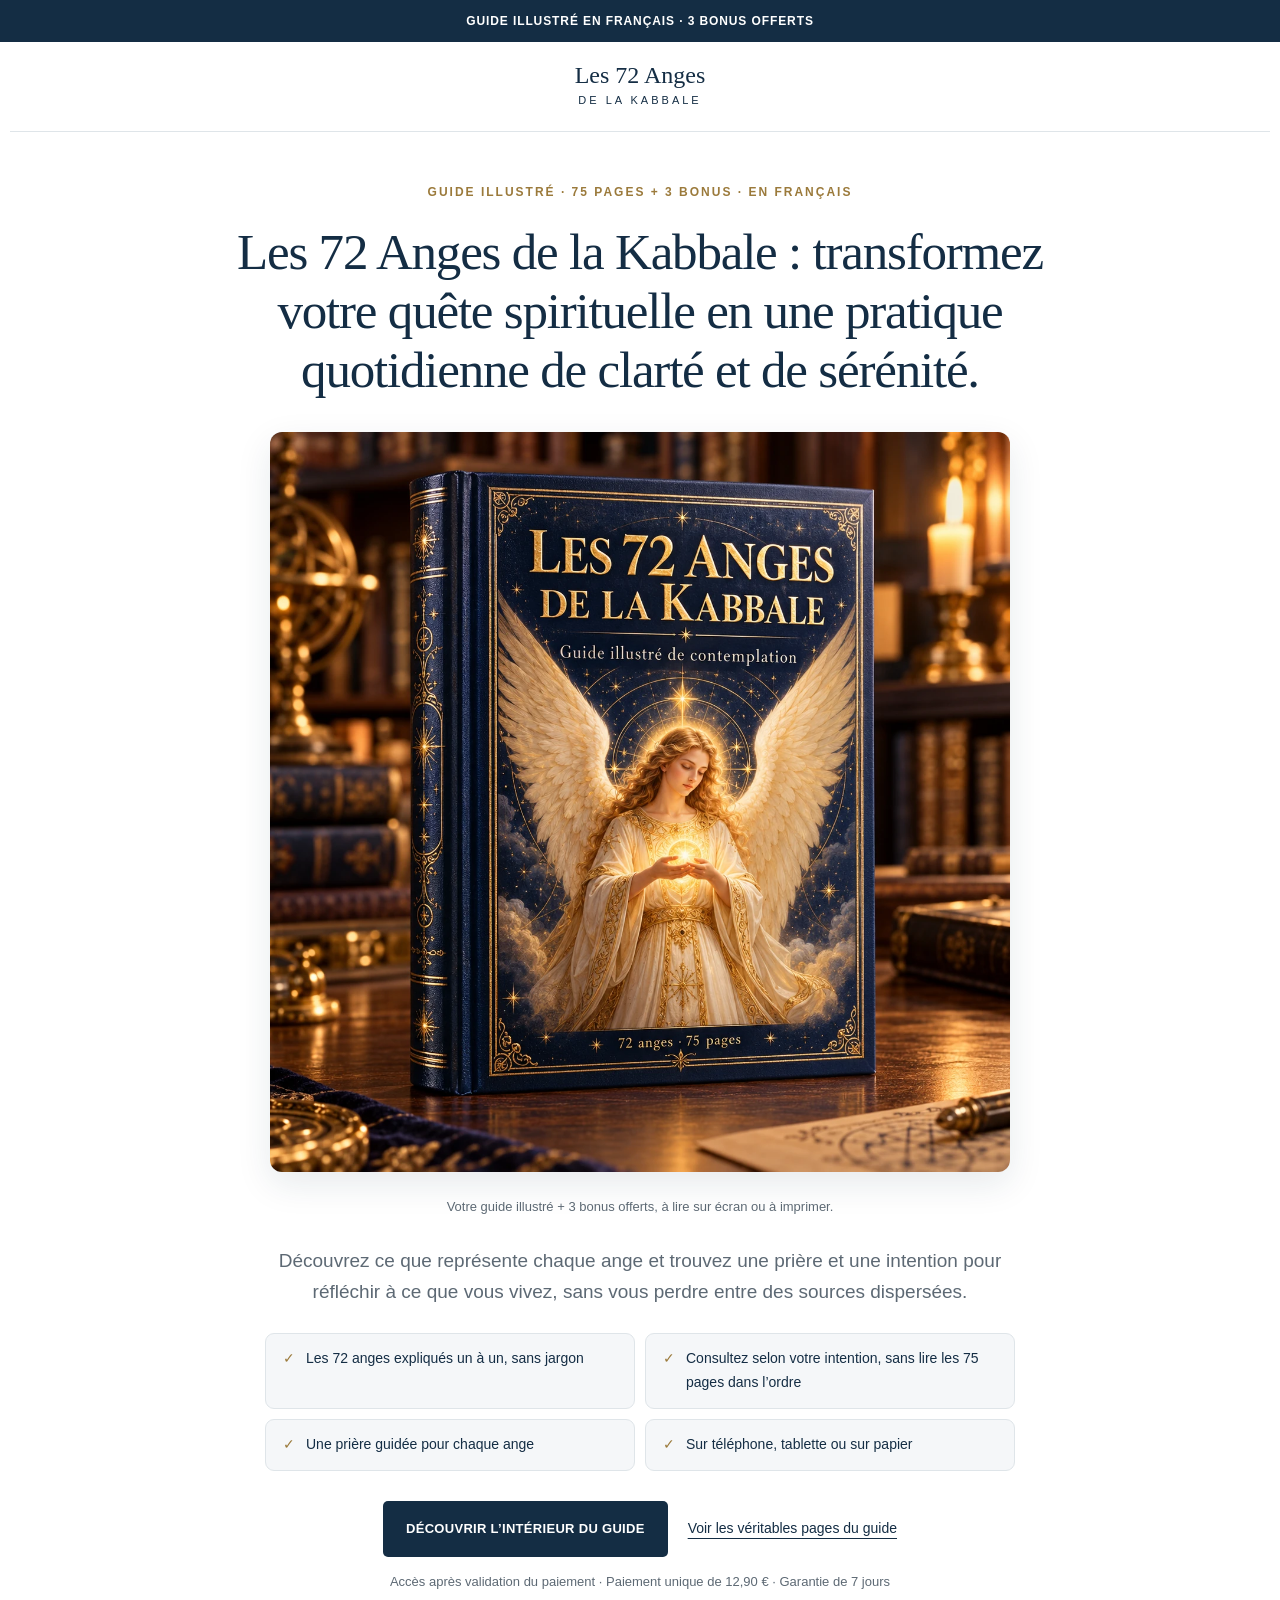
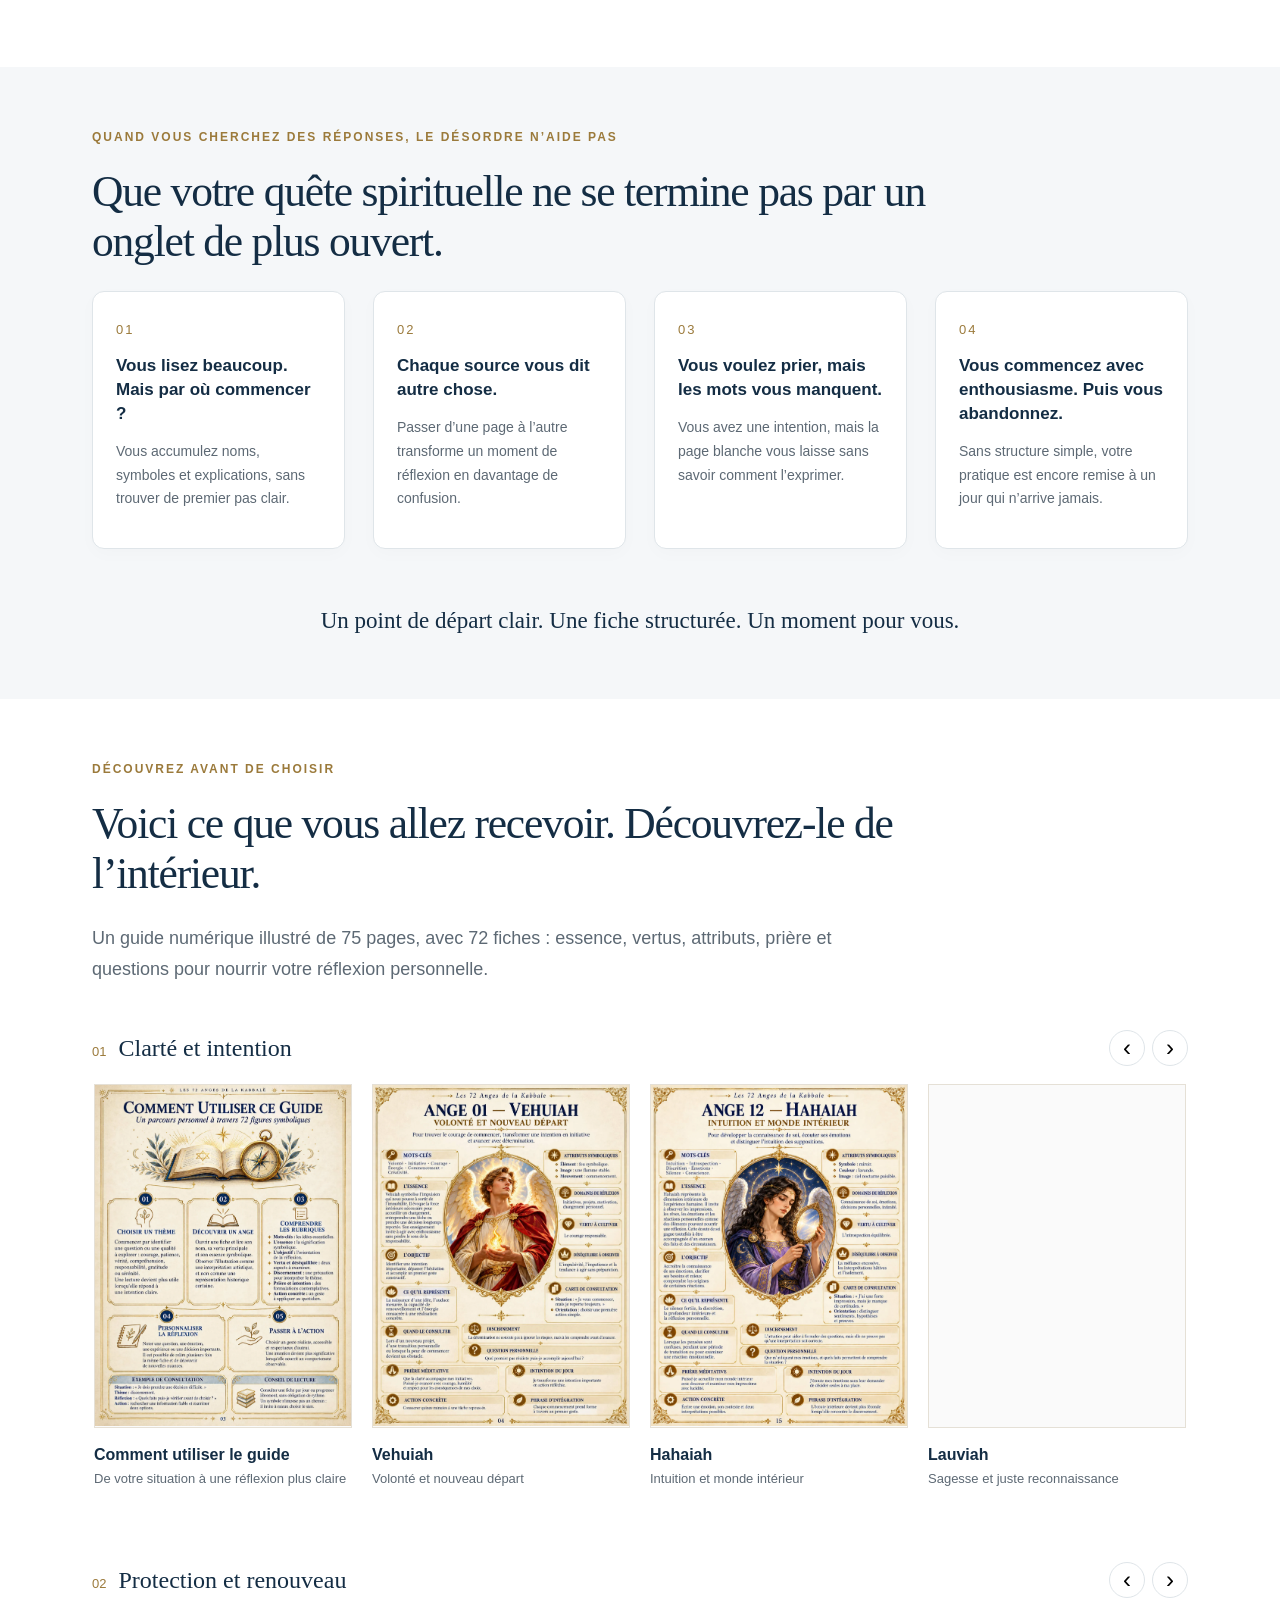
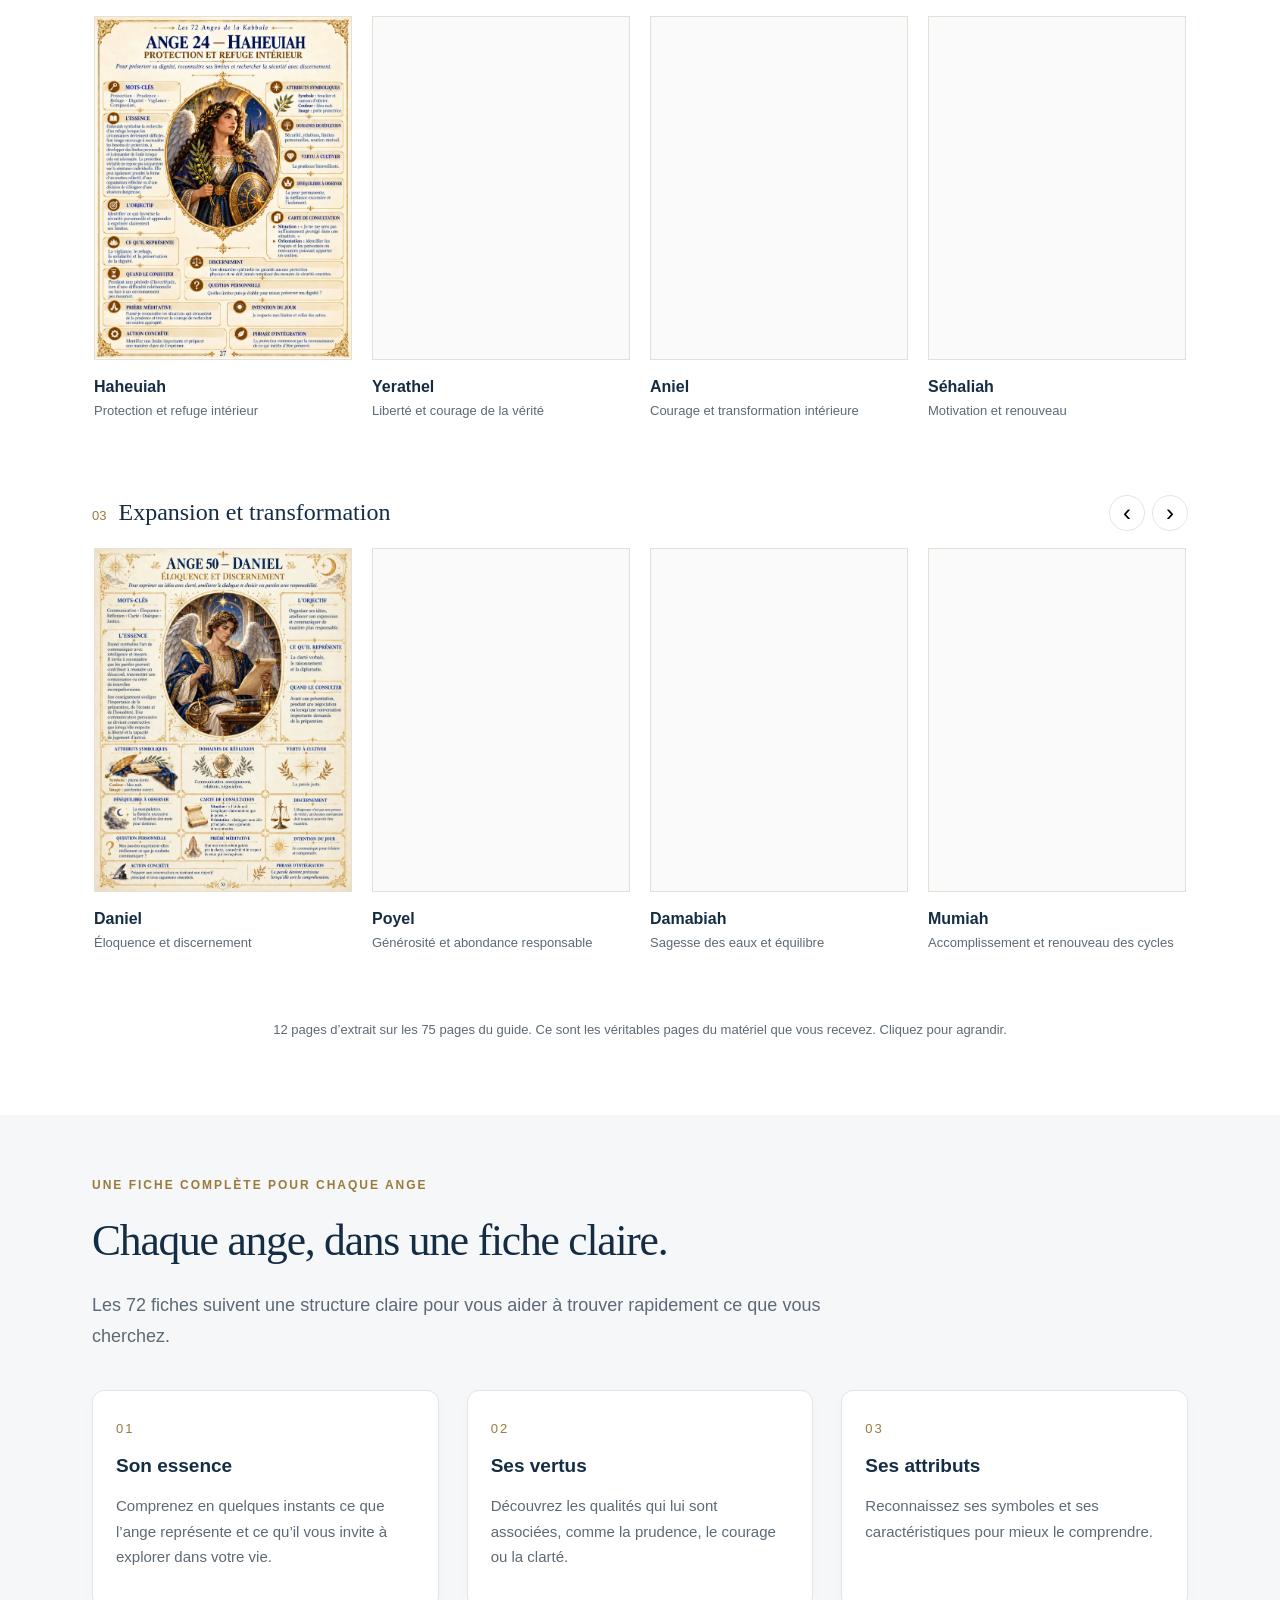
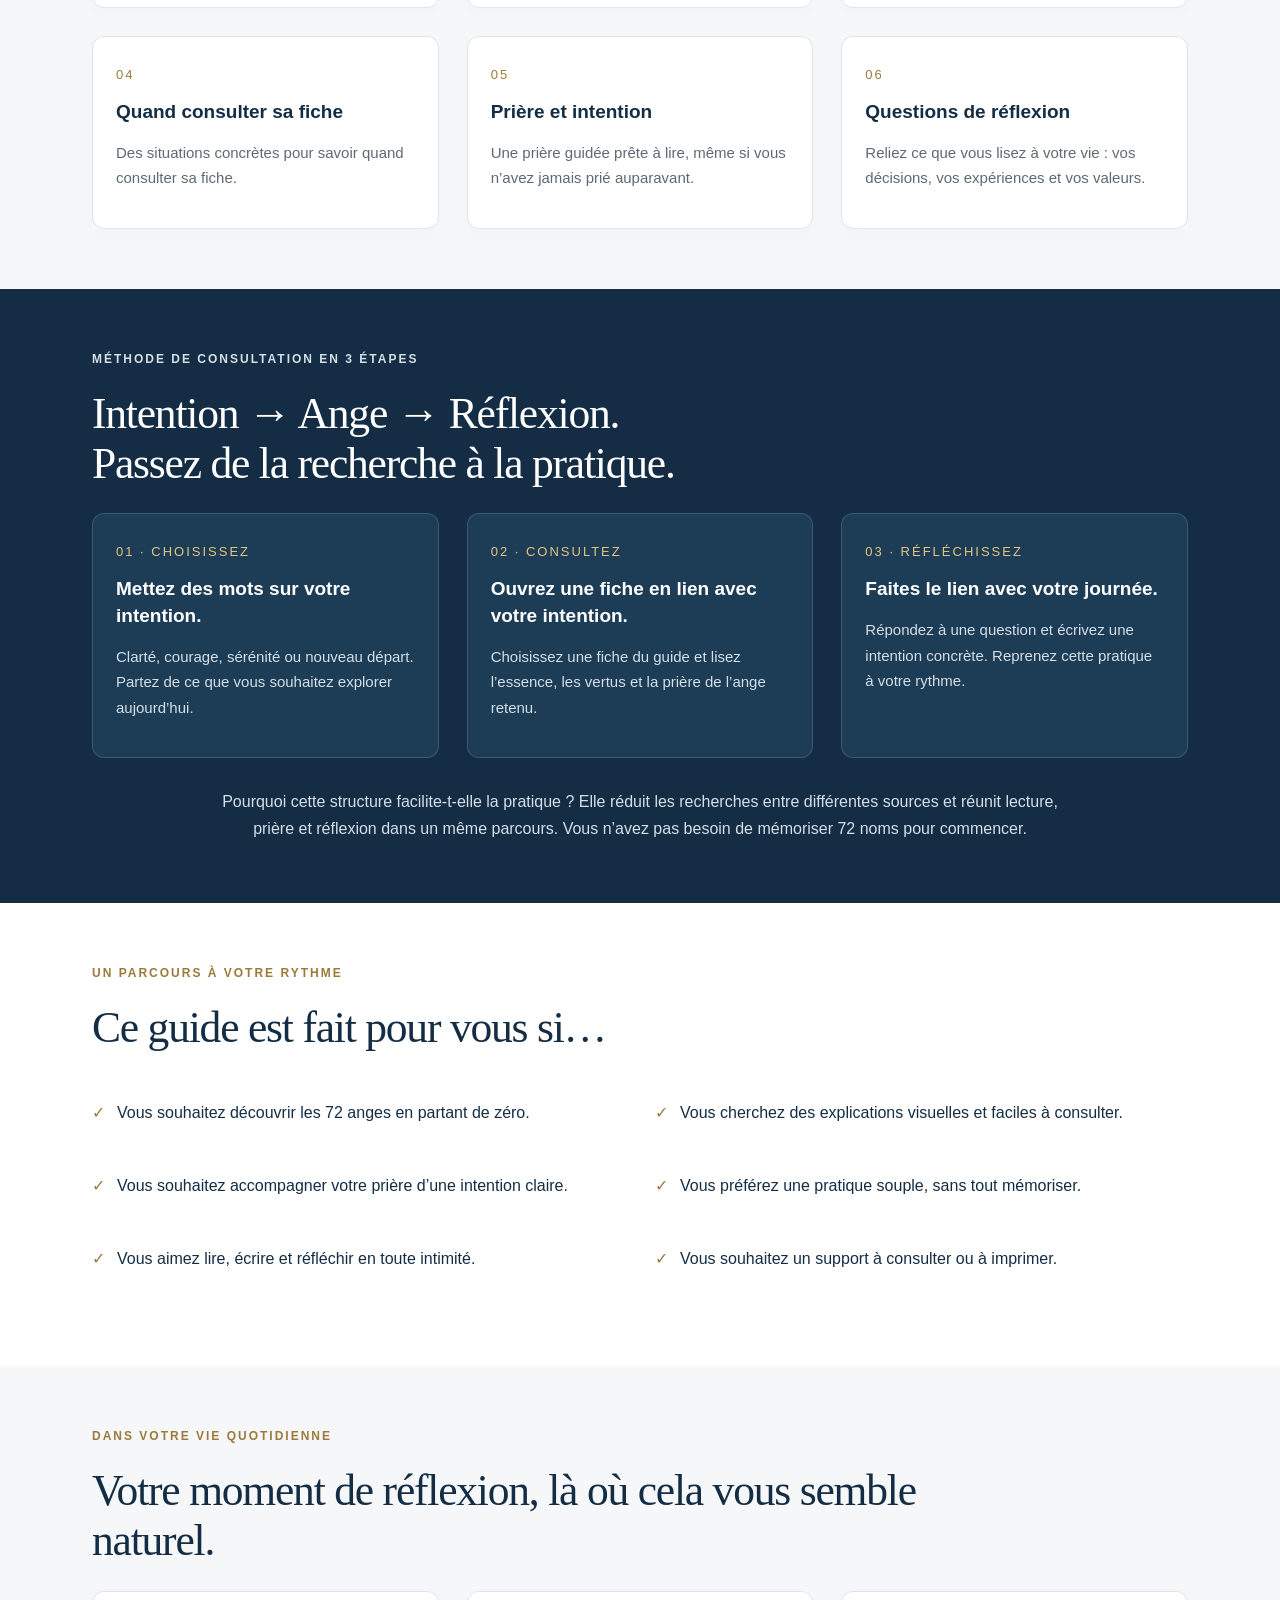
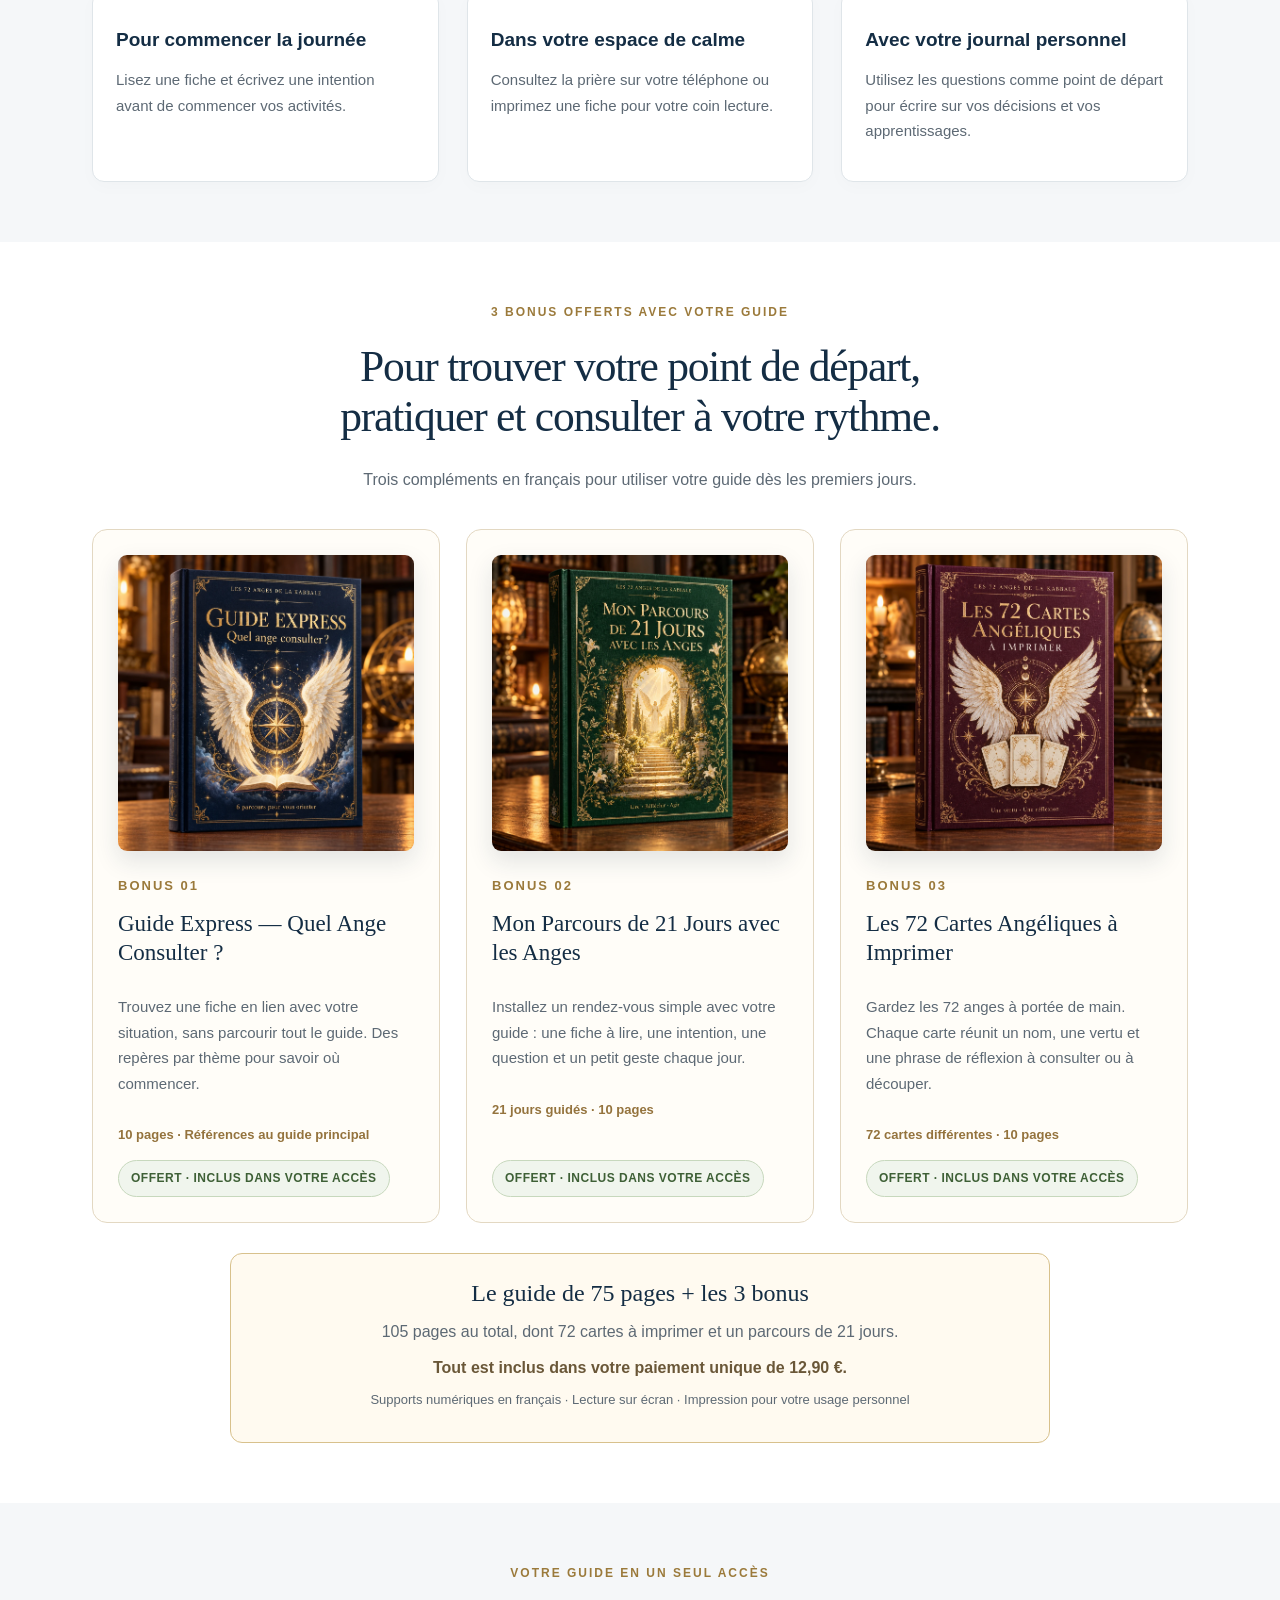
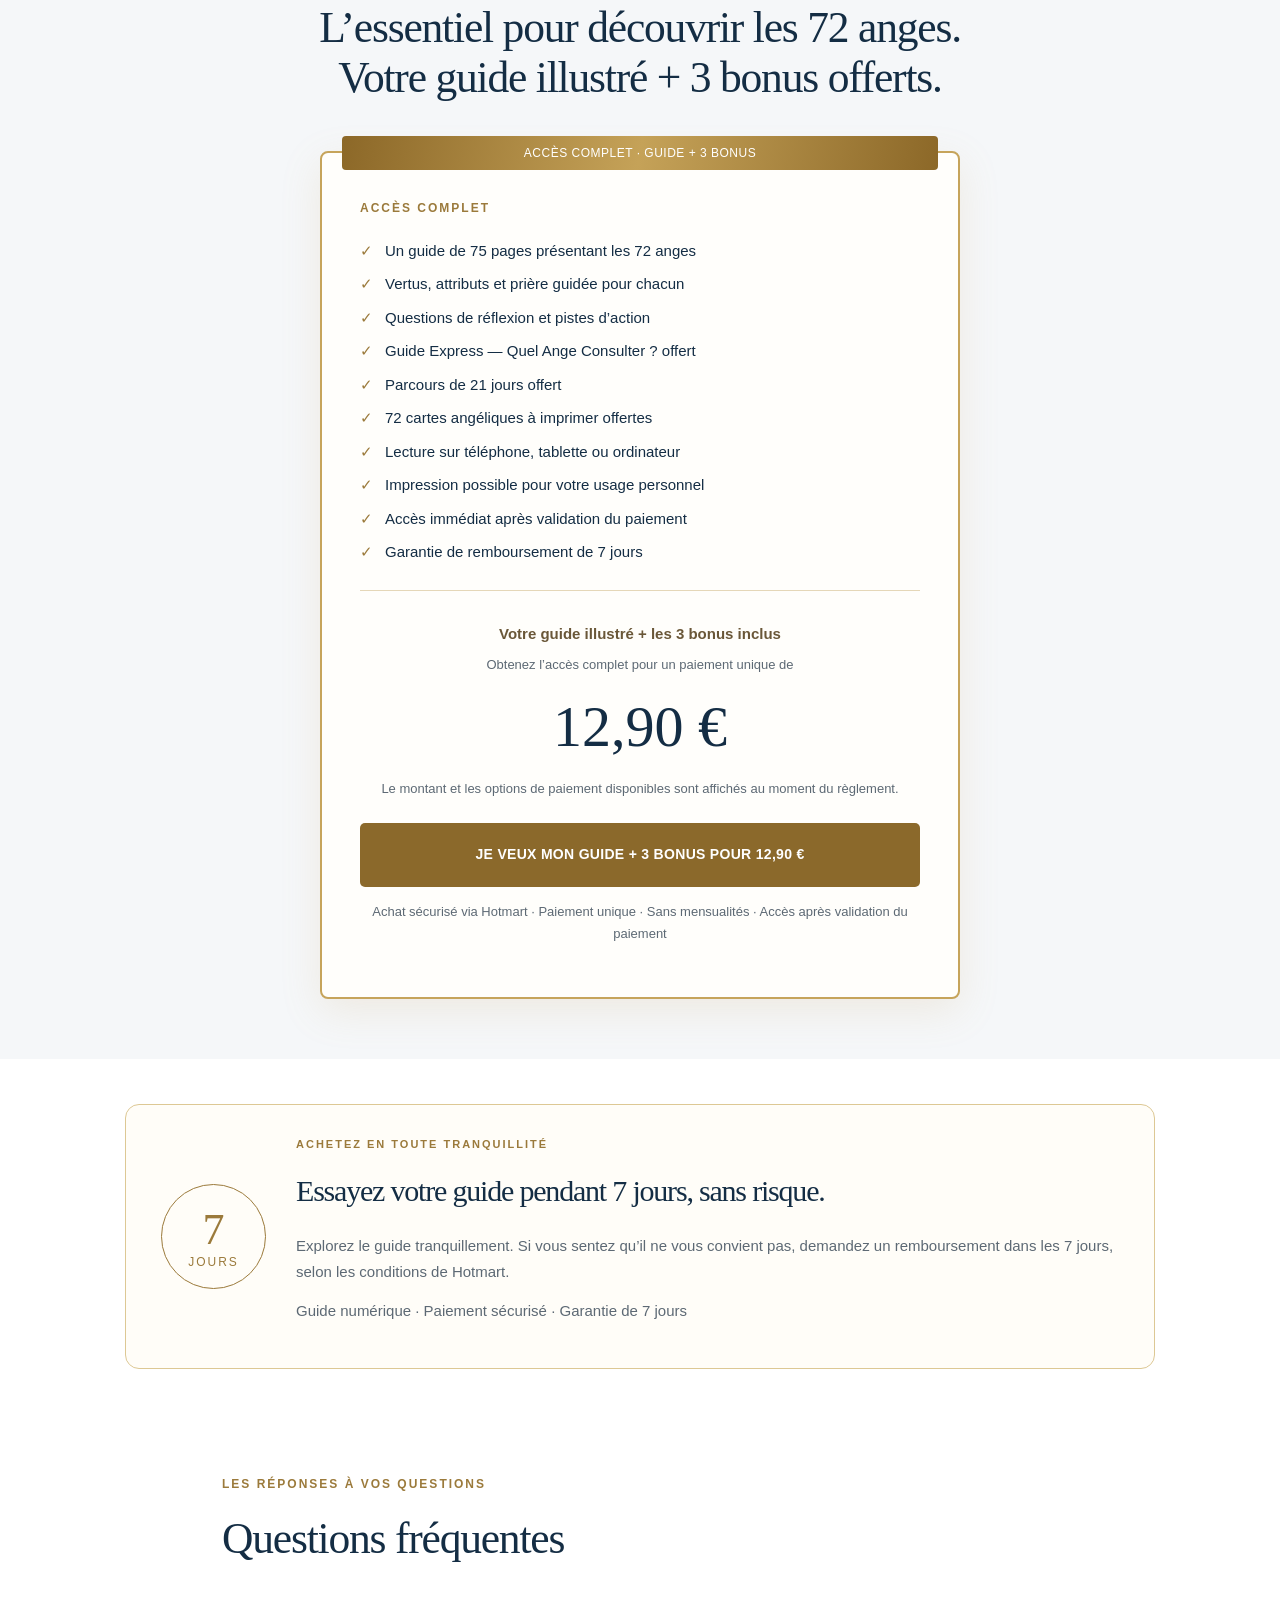
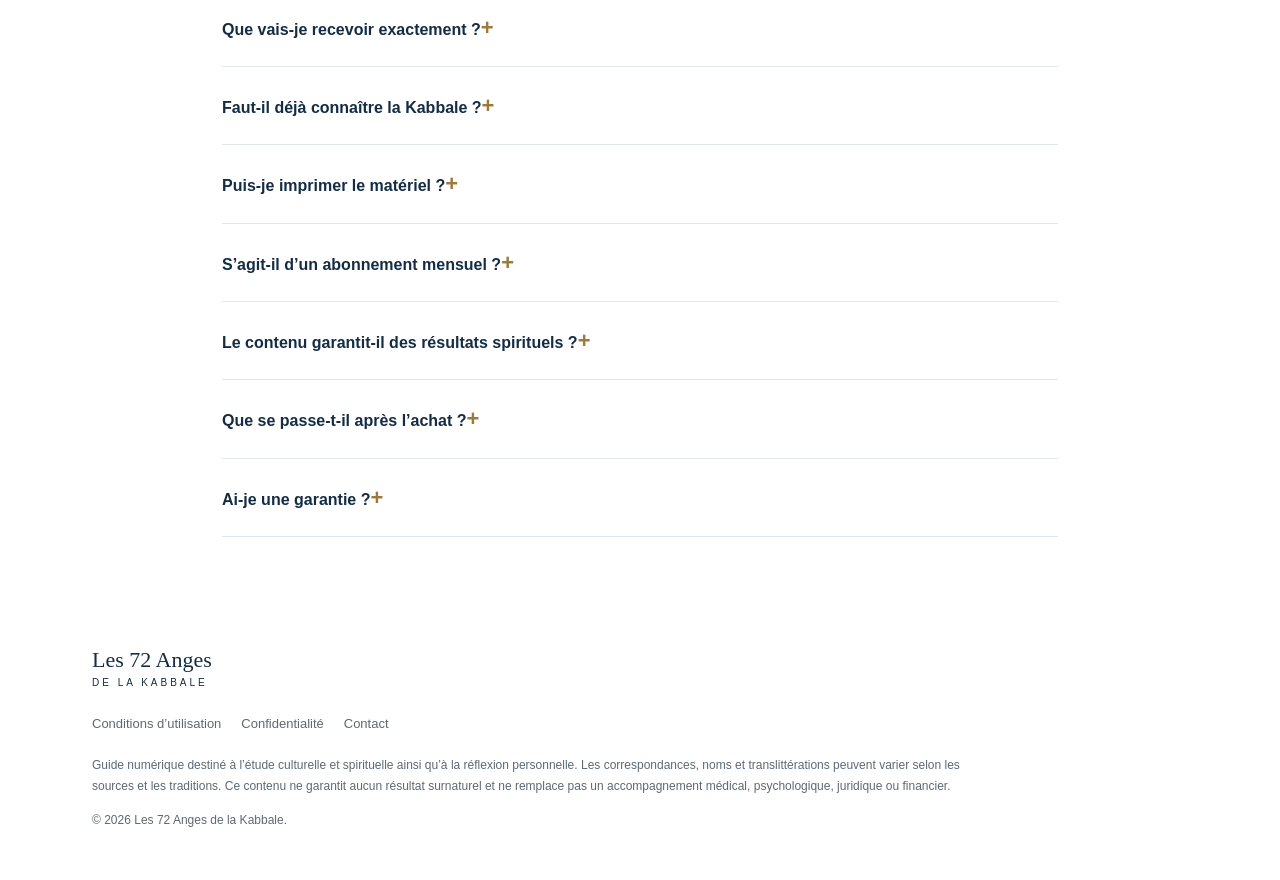
<file: index.html>
<!doctype html><html lang="fr"><head><meta charset="utf-8"><meta name="viewport" content="width=device-width,initial-scale=1"><title>Les 72 Anges de la Kabbale · Guide illustré en français</title><meta name="description" content="Découvrez les 72 Anges de la Kabbale dans un guide numérique illustré de 75 pages, en français. Vertus, prières et réflexion personnelle. 12,90 € en paiement unique."><meta property="og:title" content="Les 72 Anges de la Kabbale"><meta property="og:description" content="75 pages illustrées en français · 72 fiches · 12,90 € en paiement unique"><meta property="og:image" content="/assets/mockup.webp"><meta property="og:locale" content="fr_FR"><meta name="theme-color" content="#142d44"><link rel="icon" href="favicon.svg"><style>:root{--ink:#142d44;--muted:#5d6974;--gold:#9b7a3b;--soft:#f5f7f9;--line:#dfe5e9}*{box-sizing:border-box}html{scroll-behavior:smooth;scroll-padding-top:30px}body{margin:0;font:16px/1.7 Arial,sans-serif;color:var(--ink);background:#fff}a{color:inherit;text-decoration:none}button{font:inherit;cursor:pointer}header{max-width:1260px;padding:25px 32px;margin:auto;display:flex;justify-content:space-between;align-items:center;border-bottom:1px solid var(--line)}.brand{font:22px Georgia,serif;display:block}.brand span{display:block;font:10px/2 Arial,sans-serif;letter-spacing:3px}nav{display:flex;gap:30px;font-size:14px}.wrap{max-width:1160px;margin:auto;padding:85px 32px}.hero{max-width:1260px;display:grid;grid-template-columns:1.25fr .85fr;gap:80px;align-items:center;padding-top:65px;padding-bottom:85px}.eyebrow{font-size:12px;letter-spacing:2px;font-weight:700;color:var(--gold);margin:0 0 20px}h1,h2{font-family:Georgia,serif;font-weight:400;letter-spacing:-1.2px;line-height:1.14;margin:0 0 25px}h1{font-size:clamp(36px,4.1vw,58px)}h1 em{color:var(--gold);font-style:normal}h2{font-size:clamp(31px,3.4vw,44px);max-width:880px}h3{font-size:19px;line-height:1.4;margin:12px 0}p{color:var(--muted);margin:14px 0}.lead{font-size:19px;line-height:1.6}.intro{max-width:760px;font-size:18px;margin-bottom:38px}.checks{list-style:none;padding:0}.checks li{position:relative;padding-left:25px;margin:8px 0}.checks li:before{content:'✓';color:var(--gold);position:absolute;left:0}.actions{display:flex;flex-wrap:wrap;gap:20px;align-items:center;margin-top:30px}.button{display:inline-block;border:0;border-radius:5px;background:var(--ink);color:#fff;padding:17px 23px;font-size:13px;font-weight:700;letter-spacing:.3px;text-align:center;transition:background .2s,transform .2s}.button:hover{background:#284c68;transform:translateY(-2px)}.textlink{font-size:14px;text-decoration:underline;text-underline-offset:5px}.meta{font-size:13px;color:var(--muted)}.hero-art{position:relative;padding:20px 20px 60px;background:#f1f4f6;border-radius:6px}.hero-art img{display:block;width:100%;box-shadow:0 20px 50px #142d4422}.art-note{position:absolute;bottom:5px;left:0;right:0;text-align:center;padding:12px;background:#fff;box-shadow:0 6px 20px #142d4410}.art-note b,.art-note span{display:block}.art-note span{font-size:13px;color:var(--muted)}.soft{background:var(--soft)}.grid{display:grid;gap:28px}.four{grid-template-columns:repeat(4,1fr)}.three{grid-template-columns:repeat(3,1fr)}.two{grid-template-columns:repeat(2,1fr)}article p{font-size:15px}.num{font-size:13px;letter-spacing:2px;color:var(--gold)}.statement{font-family:Georgia,serif;font-size:27px;line-height:1.5;text-align:center;color:var(--ink);margin:55px 0 0}.statement.small{font-size:23px}.compare article{padding:30px;border:1px solid var(--line);border-radius:6px}.compare ul{padding-left:20px;color:var(--muted)}.compare li{margin:10px 0}.compare .checks{padding-left:0}.positive{background:#f3f7fa}.navy{background:var(--ink);color:#fff}.navy p{color:#d4dfe7}.navy h2{color:#fff}.product{display:grid;grid-template-columns:1.5fr 1fr;gap:80px;align-items:center}.product .checks li{margin:20px 0}.light{background:#fff;color:var(--ink)}.light:hover{background:#edf2f5}.collection{margin:35px 0 45px}.collection-head{display:flex;justify-content:space-between;align-items:center}.collection-head h3{font:24px Georgia,serif}.collection-head h3 span{font:13px Arial;margin-right:12px;color:var(--gold)}.collection-head button{width:36px;height:36px;border:1px solid var(--line);background:#fff;border-radius:50%;font-size:24px;line-height:1}.carousel{display:flex;gap:20px;overflow-x:auto;scroll-snap-type:x mandatory;padding:10px 2px 20px;scrollbar-width:thin;scrollbar-color:#b8c4cc transparent;cursor:grab}.sample{background:0 0;border:none;text-align:left;flex:0 0 calc((100% - 60px)/ 4);padding:0;color:var(--ink);scroll-snap-align:start;min-width:0}.sample img{width:100%;display:block;aspect-ratio:3/4;object-fit:contain;background:#fafafa;border:1px solid #e5e0d6;transition:transform .2s}.sample:hover img{transform:translateY(-4px)}.sample b{display:block;margin:13px 0 0}.sample span{font-size:13px;display:block;color:var(--muted)}.center{text-align:center;margin-left:auto;margin-right:auto}.uses article{border-top:1px solid var(--line);padding-top:10px}.bonus-list article{display:flex;gap:35px;padding:22px 0;border-bottom:1px solid var(--line)}.bonus-list .num{min-width:85px;padding-top:14px}.bonus-list h3{margin:8px 0}.bonus-list p{margin:0}.pricing{max-width:950px;margin:45px auto 0;align-items:start;gap:28px}.plan{padding:38px;border:1px solid var(--line);border-radius:8px;background:#fff;position:relative}.plan.featured{border:2px solid var(--ink);padding-top:45px}.ribbon{position:absolute;top:-17px;left:20px;right:20px;background:var(--ink);color:#fff;padding:7px 12px;border-radius:4px;font-size:12px;letter-spacing:.5px;text-align:center}.price{font:58px Georgia,serif;line-height:1.2}.plan .button{width:100%;margin-top:15px}.plan .checks{font-size:15px}.plan h3{font-size:16px}.extra{padding:13px;background:#f4f6f8;border-radius:4px}.choose{max-width:850px;margin:30px auto 0;text-align:center;font-size:15px}.guarantee{display:flex;gap:40px;align-items:center;max-width:1030px}.guarantee h2{font-size:34px}.seal{flex:none;border:1px solid var(--gold);border-radius:50%;width:105px;height:105px;display:flex;flex-direction:column;align-items:center;justify-content:center;font:44px Georgia;color:var(--gold)}.seal small{font:12px Arial;letter-spacing:2px}.audience{display:grid;grid-template-columns:1fr 1fr;gap:10px 30px}.faq{max-width:900px}details{border-bottom:1px solid var(--line);padding:20px 0}summary{cursor:pointer;font-weight:600;list-style:none;display:flex;justify-content:space-between;gap:20px}summary:after{content:'+';color:var(--gold);font-size:22px}details[open] summary:after{content:'−'}details p{padding-right:30px}.closing{text-align:center}.closing h2{margin-left:auto;margin-right:auto}.closing p{max-width:700px;margin:22px auto}.closing .button{margin-top:10px}footer.wrap{padding-top:50px;padding-bottom:35px}footer p{font-size:12px;max-width:900px}.footer-links{display:flex;gap:20px;margin:20px 0}.footer-links button{border:0;background:0 0;padding:0;font-size:13px;color:var(--muted)}dialog{border:0;border-radius:8px;padding:35px;max-width:600px;width:calc(100% - 32px);color:var(--ink)}dialog::backdrop{background:#071d30ce}#viewer{width:auto;max-width:95vw;padding:38px 12px 12px;background:#fff}#viewer img{max-width:88vw;max-height:83vh;display:block}.close{position:absolute;right:10px;top:5px;background:0 0;border:0;font-size:28px;color:var(--ink)}:focus-visible{outline:3px solid var(--gold);outline-offset:4px}@media(max-width:900px){.hero{gap:35px;grid-template-columns:1.2fr .8fr}.four{grid-template-columns:repeat(2,1fr)}.product{gap:35px}.sample{flex-basis:calc((100% - 40px)/ 3)}}@media(max-width:650px){header{padding:20px}.brand{font-size:18px}nav{gap:12px;font-size:12px}.wrap{padding:55px 22px}.hero{display:flex;flex-direction:column;padding-top:40px;gap:40px}.hero-art{width:85%;max-width:340px}.hero h1{font-size:39px}.eyebrow{font-size:11px;letter-spacing:1.5px}.lead{font-size:17px}.audience,.four,.product,.three,.two{grid-template-columns:1fr}.four{gap:20px}.three{gap:25px}.actions{display:block}.actions .button{width:100%;margin-bottom:17px}.textlink{display:block;text-align:center}.product{display:grid}.sample{flex-basis:72%}.collection-head h3{font-size:20px}.collection-head button{width:30px;height:30px}.plan{padding:28px}.plan.featured{margin-top:20px;padding:38px 28px 28px}.guarantee{display:block}.seal{margin-bottom:25px}.bonus-list article{gap:15px}.bonus-list .num{min-width:65px;font-size:11px}.statement{font-size:24px}.footer-links{gap:15px}.closing h2{font-size:34px}}@media(prefers-reduced-motion:reduce){html{scroll-behavior:auto}*{transition:none!important}}header{justify-content:center;text-align:center;padding:20px 24px}header .brand{font-size:24px}header .brand span{font-size:11px}.hero{display:block;max-width:980px;text-align:center;padding-top:55px;padding-bottom:60px}.hero h1{max-width:920px;margin:0 auto 24px;font-size:clamp(36px,4.5vw,58px);text-wrap:balance}.hero .eyebrow{text-align:center}.hero .lead{max-width:730px;margin:0 auto 26px}.hero .checks{display:grid;grid-template-columns:1fr 1fr;gap:10px;max-width:750px;margin:25px auto;text-align:left}.hero .checks li{background:var(--soft);border:1px solid var(--line);border-radius:9px;padding:13px 16px 13px 40px;margin:0;font-size:14px}.hero .checks li:before{left:17px;top:13px}.hero .actions{justify-content:center}.wrap{padding-top:60px;padding-bottom:60px}.hero.wrap{padding-top:50px}.four article,.three article{border:1px solid var(--line);border-radius:12px;background:#fff;padding:23px;box-shadow:0 5px 18px #142d4405}.four article h3{font-size:17px}.four article p{font-size:14px}.bonus-list{display:grid;grid-template-columns:repeat(3,1fr);gap:22px}.bonus-list article{display:flex;flex-direction:column;gap:0;border:1px solid var(--line);border-radius:12px;padding:18px;background:#fff;box-shadow:0 6px 24px #142d4407}.bonus-list article img{width:100%;height:230px;object-fit:contain;margin-bottom:15px}.bonus-list .num{padding:0;font-size:11px}.bonus-list article h3{font-size:18px}.bonus-list article p{font-size:14px}.plan.featured{border:3px solid #b38a3a;box-shadow:0 0 0 5px #caa65714,0 12px 32px #93702b12;background:linear-gradient(150deg,#fffdf7,#fff 60%)}.featured .ribbon{background:linear-gradient(100deg,#8c6828,#c5a258,#8c6828)}.featured .button{background:#8b692b}.featured .button:hover{background:#735321}.guarantee{border:1px solid #ddc894;border-radius:14px;margin-top:45px;margin-bottom:45px;padding:30px 35px;background:#fffdf8;gap:30px}.guarantee-image{width:145px;height:145px;object-fit:contain;border-radius:8px;flex:none}.guarantee h2{font-size:30px}.guarantee p{font-size:15px}.guarantee .eyebrow{font-size:11px}.product{padding-top:50px;padding-bottom:50px}.closing .wrap{padding-top:60px;padding-bottom:60px}@media(max-width:900px){.bonus-list{grid-template-columns:repeat(2,1fr)}.guarantee{margin-left:22px;margin-right:22px}}@media(max-width:650px){header .brand{font-size:22px}.hero.wrap{padding-top:35px}.hero h1{font-size:37px;line-height:1.17}.hero .checks{grid-template-columns:1fr}.hero .actions .button{width:100%}.bonus-list{grid-template-columns:1fr 1fr;gap:12px}.bonus-list article{padding:12px}.bonus-list article img{height:160px}.bonus-list article h3{font-size:16px}.bonus-list article p{font-size:13px}.guarantee{display:flex;flex-direction:column;text-align:center;padding:28px 20px;gap:15px}.guarantee-image{width:130px;height:130px}.guarantee h2{font-size:29px}.wrap{padding-top:45px;padding-bottom:45px}.plan.featured{padding-top:42px}}.hero-mockup{display:block;width:100%;max-width:580px;height:auto;margin:30px auto 12px;border-radius:12px;box-shadow:0 12px 35px #142d441a}.mockup-caption{margin:0 auto 28px}@media(max-width:650px){.hero-mockup{margin-top:24px;border-radius:8px}.mockup-caption{font-size:12px}}.sample img{height:auto}.single-offer{max-width:640px;margin:48px auto 0}.single-offer .featured{border:2px solid #c6a45b;box-shadow:0 12px 40px #c6a45b26}.single-offer .button{white-space:normal}.bonus-price{display:flex;flex-wrap:wrap;gap:8px 12px;align-items:center;margin-top:12px!important}.bonus-price span,.price-reference{color:#787166;font-size:13px}.bonus-price strong{font-size:12px;letter-spacing:.08em;color:#527047;background:#f0f5ed;border:1px solid #d8e4d0;padding:6px 10px;border-radius:40px}.bonus-label{font-size:12px;color:#92753e}.included-offer{font-weight:600;color:#6a5738}.hero-mockup{background:#fff}.bonus-list article img{object-fit:contain;background:#fff;border-radius:12px}.single-offer .plan{background:#fffefb}
*,::backdrop,:after,:before{box-sizing:border-box}img,svg,video{display:block;max-width:100%;height:auto}ol,ul{list-style:none}summary{display:list-item}summary::-webkit-details-marker{display:none}

.urgency{padding:11px 20px;background:#142d44;color:#fff;text-align:center;font-size:12px;font-weight:700;letter-spacing:.9px}
.hero h1{max-width:980px;font-size:clamp(33px,4.1vw,51px);line-height:1.16}
.method-cards article{background:#1d3c56;border:1px solid #ffffff25;box-shadow:none}.method-cards h3{color:#fff}.method-cards .num{color:#e3c682}.method-note{max-width:850px;margin:30px auto 0;text-align:center}.offer-anchor{border-top:1px solid #e5d7b8;margin-top:25px;padding-top:22px;text-align:center}.offer-anchor p{margin:8px 0}.offer-anchor .price{margin:16px 0;color:#142d44}.single-offer .plan .button{font-size:14px;padding:20px 16px}.audience{margin-top:28px}.audience li{padding-top:10px;padding-bottom:10px}.audience li:before{top:10px}[hidden]{display:none!important}
@media(max-width:650px){.urgency{font-size:10px;letter-spacing:.5px}.hero h1{font-size:33px}.hero.wrap{padding-top:30px}.method-cards{gap:16px}.offer-anchor .price{font-size:52px}}

.hero-cover{display:block;width:100%;max-width:740px;height:auto;margin:32px auto 24px;border-radius:12px;box-shadow:0 12px 35px #142d441a}.collection-head>div{display:flex;gap:7px}.seal{flex-shrink:0}.sample img{height:auto}.footer-links{flex-wrap:wrap}@media(max-width:650px){.hero-cover{width:calc(100% + 20px);max-width:none;margin:24px -10px 20px}.guarantee .seal{margin:0 auto}} 

.bonus-heading{text-align:center;max-width:820px;margin:0 auto 35px}.bonus-heading h2{margin-left:auto;margin-right:auto}.bonus-grid{display:grid;grid-template-columns:repeat(3,minmax(0,1fr));gap:26px}.bonus-item{border:1px solid #e3d8c2;border-radius:15px;padding:25px;background:#fffdf8;display:flex;flex-direction:column}.bonus-stage{padding:15px 25px 30px;perspective:1000px}.bonus-book{position:relative;width:100%;max-width:210px;aspect-ratio:3/4;margin:0 auto;background:linear-gradient(125deg,#203c57,#10233d 70%);color:#f3dfae;border-radius:3px 8px 8px 3px;box-shadow:12px 15px 22px #142d4430;transform:rotateY(-12deg) rotateZ(-2deg);padding:20px 17px 20px 25px;text-align:center;display:flex;flex-direction:column;justify-content:space-between;border:1px solid #a78b50}.bonus-book:before{content:'';position:absolute;left:9px;top:0;bottom:0;border-left:1px solid #d8be7d80;box-shadow:3px 0 5px #0004}.bonus-book:after{content:'';position:absolute;inset:9px 8px 9px 17px;border:1px solid #d8be7d66;pointer-events:none}.bonus-book small{font:9px/1.5 Arial;letter-spacing:1.6px;color:#eddbb7}.bonus-book strong{font:23px/1.2 Georgia,serif;font-weight:400;position:relative;z-index:1}.bonus-book .book-symbol{font:42px Georgia;color:#d4b472}.bonus-book em{font:10px/1.5 Arial;font-style:normal;letter-spacing:.5px;color:#f2dfb9}.bonus-item:nth-child(2) .bonus-book{background:linear-gradient(125deg,#476358,#233d34 70%)}.bonus-item:nth-child(3) .bonus-book{background:linear-gradient(125deg,#785562,#482d3b 70%)}.bonus-item h3{font:23px/1.3 Georgia,serif}.bonus-item p{font-size:15px}.bonus-item .num{font-weight:bold}.bonus-included{display:inline-block;align-self:flex-start;margin-top:auto;padding:7px 12px;border:1px solid #c7d8bd;border-radius:30px;color:#3e6036;background:#f0f5ed;font-size:12px;font-weight:bold;letter-spacing:.5px}.bonus-content{color:#94733d!important;font-size:13px!important;font-weight:600}.bonus-summary{border:1px solid #d8c18c;border-radius:12px;background:#fffaf0;text-align:center;padding:23px;margin:30px auto 0;max-width:820px}.bonus-summary strong{font:24px/1.4 Georgia,serif;color:#142d44}.bonus-summary p{margin:8px 0}.bonus-stage .bonus-book{user-select:none}@media(max-width:800px){.bonus-grid{grid-template-columns:1fr}.bonus-item{max-width:560px;width:100%;margin:auto}.bonus-stage{padding:10px 35px 28px}.bonus-book{max-width:210px}.bonus-heading h2{font-size:33px}}
.bonus-item .bonus-stage{padding:0;margin:0 0 24px}.bonus-photo{display:block;width:100%;height:auto;border-radius:9px;box-shadow:0 10px 24px #142d4420}</style></head><body><div class="urgency" role="note">GUIDE ILLUSTRÉ EN FRANÇAIS · 3 BONUS OFFERTS</div><header><a class="brand" href="#">Les 72 Anges<span>DE LA KABBALE</span></a></header><main><section class="hero wrap" id="inicio"><div><p class="eyebrow">GUIDE ILLUSTRÉ · 75 PAGES + 3 BONUS · EN FRANÇAIS</p><h1>Les 72 Anges de la Kabbale : transformez votre quête spirituelle en une pratique quotidienne de clarté et de sérénité.</h1>
<img class="hero-cover" src="assets/mockup.webp" width="1254" height="1254" alt="Couverture du guide Les 72 Anges de la Kabbale en français" fetchpriority="high"><p class="meta mockup-caption">Votre guide illustré + 3 bonus offerts, à lire sur écran ou à imprimer.</p>
<p class="lead">Découvrez ce que représente chaque ange et trouvez une prière et une intention pour réfléchir à ce que vous vivez, sans vous perdre entre des sources dispersées.</p><ul class="checks"><li>Les 72 anges expliqués un à un, sans jargon</li><li>Consultez selon votre intention, sans lire les 75 pages dans l’ordre</li><li>Une prière guidée pour chaque ange</li><li>Sur téléphone, tablette ou sur papier</li></ul><div class="actions"><a class="button" href="#muestras">DÉCOUVRIR L’INTÉRIEUR DU GUIDE</a><a class="textlink" href="#muestras">Voir les véritables pages du guide</a></div><p class="meta">Accès après validation du paiement · Paiement unique de 12,90 € · Garantie de 7 jours</p></div></section><section class="soft" id="dolores"><div class="wrap"><p class="eyebrow">QUAND VOUS CHERCHEZ DES RÉPONSES, LE DÉSORDRE N’AIDE PAS</p><h2>Que votre quête spirituelle ne se termine pas par un onglet de plus ouvert.</h2><div class="grid four"><article><span class="num">01</span><h3>Vous lisez beaucoup. Mais par où commencer ?</h3><p>Vous accumulez noms, symboles et explications, sans trouver de premier pas clair.</p></article><article><span class="num">02</span><h3>Chaque source vous dit autre chose.</h3><p>Passer d’une page à l’autre transforme un moment de réflexion en davantage de confusion.</p></article><article><span class="num">03</span><h3>Vous voulez prier, mais les mots vous manquent.</h3><p>Vous avez une intention, mais la page blanche vous laisse sans savoir comment l’exprimer.</p></article><article><span class="num">04</span><h3>Vous commencez avec enthousiasme. Puis vous abandonnez.</h3><p>Sans structure simple, votre pratique est encore remise à un jour qui n’arrive jamais.</p></article></div><p class="statement small">Un point de départ clair. Une fiche structurée. Un moment pour vous.</p></div></section><section class="wrap" id="muestras"><p class="eyebrow">DÉCOUVREZ AVANT DE CHOISIR</p><h2>Voici ce que vous allez recevoir. Découvrez-le de l’intérieur.</h2><p class="intro">Un guide numérique illustré de 75 pages, avec 72 fiches : essence, vertus, attributs, prière et questions pour nourrir votre réflexion personnelle.</p><div class="collection"><div class="collection-head"><h3><span>01</span>Clarté et intention</h3><div><button type="button" class="previous" aria-label="Pages précédentes">‹</button><button type="button" class="next" aria-label="Pages suivantes">›</button></div></div><div class="carousel" tabindex="0" aria-label="Clarté et intention"><button type="button" class="sample" data-image="assets/sample-01.webp" data-title="Comment utiliser le guide" aria-label="Agrandir : Comment utiliser le guide"><img loading="lazy" decoding="async" src="assets/sample-01.webp" width="1000" height="1333" alt="Page du guide en français : Comment utiliser le guide"><b>Comment utiliser le guide</b><span>De votre situation à une réflexion plus claire</span></button><button type="button" class="sample" data-image="assets/sample-02.webp" data-title="Vehuiah" aria-label="Agrandir : Vehuiah"><img loading="lazy" decoding="async" src="assets/sample-02.webp" width="1000" height="1333" alt="Page du guide en français : Vehuiah"><b>Vehuiah</b><span>Volonté et nouveau départ</span></button><button type="button" class="sample" data-image="assets/sample-03.webp" data-title="Hahaiah" aria-label="Agrandir : Hahaiah"><img loading="lazy" decoding="async" src="assets/sample-03.webp" width="1000" height="1333" alt="Page du guide en français : Hahaiah"><b>Hahaiah</b><span>Intuition et monde intérieur</span></button><button type="button" class="sample" data-image="assets/sample-04.webp" data-title="Lauviah" aria-label="Agrandir : Lauviah"><img loading="lazy" decoding="async" src="assets/sample-04.webp" width="1000" height="1333" alt="Page du guide en français : Lauviah"><b>Lauviah</b><span>Sagesse et juste reconnaissance</span></button></div></div><div class="collection"><div class="collection-head"><h3><span>02</span>Protection et renouveau</h3><div><button type="button" class="previous" aria-label="Pages précédentes">‹</button><button type="button" class="next" aria-label="Pages suivantes">›</button></div></div><div class="carousel" tabindex="0" aria-label="Protection et renouveau"><button type="button" class="sample" data-image="assets/sample-05.webp" data-title="Haheuiah" aria-label="Agrandir : Haheuiah"><img loading="lazy" decoding="async" src="assets/sample-05.webp" width="1000" height="1333" alt="Page du guide en français : Haheuiah"><b>Haheuiah</b><span>Protection et refuge intérieur</span></button><button type="button" class="sample" data-image="assets/sample-06.webp" data-title="Yerathel" aria-label="Agrandir : Yerathel"><img loading="lazy" decoding="async" src="assets/sample-06.webp" width="1000" height="1333" alt="Page du guide en français : Yerathel"><b>Yerathel</b><span>Liberté et courage de la vérité</span></button><button type="button" class="sample" data-image="assets/sample-07.webp" data-title="Aniel" aria-label="Agrandir : Aniel"><img loading="lazy" decoding="async" src="assets/sample-07.webp" width="1000" height="1333" alt="Page du guide en français : Aniel"><b>Aniel</b><span>Courage et transformation intérieure</span></button><button type="button" class="sample" data-image="assets/sample-08.webp" data-title="Séhaliah" aria-label="Agrandir : Séhaliah"><img loading="lazy" decoding="async" src="assets/sample-08.webp" width="1000" height="1333" alt="Page du guide en français : Séhaliah"><b>Séhaliah</b><span>Motivation et renouveau</span></button></div></div><div class="collection"><div class="collection-head"><h3><span>03</span>Expansion et transformation</h3><div><button type="button" class="previous" aria-label="Pages précédentes">‹</button><button type="button" class="next" aria-label="Pages suivantes">›</button></div></div><div class="carousel" tabindex="0" aria-label="Expansion et transformation"><button type="button" class="sample" data-image="assets/sample-09.webp" data-title="Daniel" aria-label="Agrandir : Daniel"><img loading="lazy" decoding="async" src="assets/sample-09.webp" width="1000" height="1333" alt="Page du guide en français : Daniel"><b>Daniel</b><span>Éloquence et discernement</span></button><button type="button" class="sample" data-image="assets/sample-10.webp" data-title="Poyel" aria-label="Agrandir : Poyel"><img loading="lazy" decoding="async" src="assets/sample-10.webp" width="1000" height="1333" alt="Page du guide en français : Poyel"><b>Poyel</b><span>Générosité et abondance responsable</span></button><button type="button" class="sample" data-image="assets/sample-11.webp" data-title="Damabiah" aria-label="Agrandir : Damabiah"><img loading="lazy" decoding="async" src="assets/sample-11.webp" width="1000" height="1333" alt="Page du guide en français : Damabiah"><b>Damabiah</b><span>Sagesse des eaux et équilibre</span></button><button type="button" class="sample" data-image="assets/sample-12.webp" data-title="Mumiah" aria-label="Agrandir : Mumiah"><img loading="lazy" decoding="async" src="assets/sample-12.webp" width="1000" height="1333" alt="Page du guide en français : Mumiah"><b>Mumiah</b><span>Accomplissement et renouveau des cycles</span></button></div></div><p class="meta center">12 pages d’extrait sur les 75 pages du guide. Ce sont les véritables pages du matériel que vous recevez. Cliquez pour agrandir.</p></section><section class="soft"><div class="wrap"><p class="eyebrow">UNE FICHE COMPLÈTE POUR CHAQUE ANGE</p><h2>Chaque ange, dans une fiche claire.</h2><p class="intro">Les 72 fiches suivent une structure claire pour vous aider à trouver rapidement ce que vous cherchez.</p><div class="grid three"><article><span class="num">01</span><h3>Son essence</h3><p>Comprenez en quelques instants ce que l’ange représente et ce qu’il vous invite à explorer dans votre vie.</p></article><article><span class="num">02</span><h3>Ses vertus</h3><p>Découvrez les qualités qui lui sont associées, comme la prudence, le courage ou la clarté.</p></article><article><span class="num">03</span><h3>Ses attributs</h3><p>Reconnaissez ses symboles et ses caractéristiques pour mieux le comprendre.</p></article><article><span class="num">04</span><h3>Quand consulter sa fiche</h3><p>Des situations concrètes pour savoir quand consulter sa fiche.</p></article><article><span class="num">05</span><h3>Prière et intention</h3><p>Une prière guidée prête à lire, même si vous n’avez jamais prié auparavant.</p></article><article><span class="num">06</span><h3>Questions de réflexion</h3><p>Reliez ce que vous lisez à votre vie : vos décisions, vos expériences et vos valeurs.</p></article></div></div></section><section class="navy" id="metodo"><div class="wrap"><p class="eyebrow">MÉTHODE DE CONSULTATION EN 3 ÉTAPES</p><h2>Intention → Ange → Réflexion.<br>Passez de la recherche à la pratique.</h2><div class="grid three method-cards"><article><span class="num">01 · CHOISISSEZ</span><h3>Mettez des mots sur votre intention.</h3><p>Clarté, courage, sérénité ou nouveau départ. Partez de ce que vous souhaitez explorer aujourd’hui.</p></article><article><span class="num">02 · CONSULTEZ</span><h3>Ouvrez une fiche en lien avec votre intention.</h3><p>Choisissez une fiche du guide et lisez l’essence, les vertus et la prière de l’ange retenu.</p></article><article><span class="num">03 · RÉFLÉCHISSEZ</span><h3>Faites le lien avec votre journée.</h3><p>Répondez à une question et écrivez une intention concrète. Reprenez cette pratique à votre rythme.</p></article></div><p class="method-note">Pourquoi cette structure facilite-t-elle la pratique ? Elle réduit les recherches entre différentes sources et réunit lecture, prière et réflexion dans un même parcours. Vous n’avez pas besoin de mémoriser 72 noms pour commencer.</p></div></section><section class="wrap" id="para-quien"><p class="eyebrow">UN PARCOURS À VOTRE RYTHME</p><h2>Ce guide est fait pour vous si…</h2><ul class="checks audience"><li>Vous souhaitez découvrir les 72 anges en partant de zéro.</li><li>Vous cherchez des explications visuelles et faciles à consulter.</li><li>Vous souhaitez accompagner votre prière d’une intention claire.</li><li>Vous préférez une pratique souple, sans tout mémoriser.</li><li>Vous aimez lire, écrire et réfléchir en toute intimité.</li><li>Vous souhaitez un support à consulter ou à imprimer.</li></ul></section><section class="soft" id="uso"><div class="wrap"><p class="eyebrow">DANS VOTRE VIE QUOTIDIENNE</p><h2>Votre moment de réflexion, là où cela vous semble naturel.</h2><div class="grid three"><article><h3>Pour commencer la journée</h3><p>Lisez une fiche et écrivez une intention avant de commencer vos activités.</p></article><article><h3>Dans votre espace de calme</h3><p>Consultez la prière sur votre téléphone ou imprimez une fiche pour votre coin lecture.</p></article><article><h3>Avec votre journal personnel</h3><p>Utilisez les questions comme point de départ pour écrire sur vos décisions et vos apprentissages.</p></article></div></div></section><section class="wrap" id="bonus"><div class="bonus-heading"><p class="eyebrow">3 BONUS OFFERTS AVEC VOTRE GUIDE</p><h2>Pour trouver votre point de départ,<br>pratiquer et consulter à votre rythme.</h2><p>Trois compléments en français pour utiliser votre guide dès les premiers jours.</p></div><div class="bonus-grid"><article class="bonus-item"><div class="bonus-stage"><img class="bonus-photo" src="assets/bonus-01.webp" width="1254" height="1254" loading="lazy" alt="Guide Express — Quel Ange Consulter ?"></div><span class="num">BONUS 01</span><h3>Guide Express — Quel Ange Consulter ?</h3><p>Trouvez une fiche en lien avec votre situation, sans parcourir tout le guide. Des repères par thème pour savoir où commencer.</p><p class="bonus-content">10 pages · Références au guide principal</p><span class="bonus-included">OFFERT · INCLUS DANS VOTRE ACCÈS</span></article><article class="bonus-item"><div class="bonus-stage"><img class="bonus-photo" src="assets/bonus-02.webp" width="1254" height="1254" loading="lazy" alt="Mon Parcours de 21 Jours avec les Anges"></div><span class="num">BONUS 02</span><h3>Mon Parcours de 21 Jours avec les Anges</h3><p>Installez un rendez-vous simple avec votre guide : une fiche à lire, une intention, une question et un petit geste chaque jour.</p><p class="bonus-content">21 jours guidés · 10 pages</p><span class="bonus-included">OFFERT · INCLUS DANS VOTRE ACCÈS</span></article><article class="bonus-item"><div class="bonus-stage"><img class="bonus-photo" src="assets/bonus-03.webp" width="1254" height="1254" loading="lazy" alt="Les 72 Cartes Angéliques à Imprimer"></div><span class="num">BONUS 03</span><h3>Les 72 Cartes Angéliques à Imprimer</h3><p>Gardez les 72 anges à portée de main. Chaque carte réunit un nom, une vertu et une phrase de réflexion à consulter ou à découper.</p><p class="bonus-content">72 cartes différentes · 10 pages</p><span class="bonus-included">OFFERT · INCLUS DANS VOTRE ACCÈS</span></article></div><div class="bonus-summary"><strong>Le guide de 75 pages + les 3 bonus</strong><p>105 pages au total, dont 72 cartes à imprimer et un parcours de 21 jours.</p><p class="included-offer">Tout est inclus dans votre paiement unique de 12,90 €.</p><p class="meta">Supports numériques en français · Lecture sur écran · Impression pour votre usage personnel</p></div></section><section class="soft" id="planes"><div class="wrap"><p class="eyebrow center">VOTRE GUIDE EN UN SEUL ACCÈS</p><h2 class="center">L’essentiel pour découvrir les 72 anges.<br>Votre guide illustré + 3 bonus offerts.</h2><div class="pricing single-offer"><article class="plan featured"><div class="ribbon">ACCÈS COMPLET · GUIDE + 3 BONUS</div><p class="eyebrow">ACCÈS COMPLET</p><ul class="checks"><li>Un guide de 75 pages présentant les 72 anges</li><li>Vertus, attributs et prière guidée pour chacun</li><li>Questions de réflexion et pistes d’action</li><li>Guide Express — Quel Ange Consulter ? offert</li><li>Parcours de 21 jours offert</li><li>72 cartes angéliques à imprimer offertes</li><li>Lecture sur téléphone, tablette ou ordinateur</li><li>Impression possible pour votre usage personnel</li><li>Accès immédiat après validation du paiement</li><li>Garantie de remboursement de 7 jours</li></ul><div class="offer-anchor"><p class="included-offer">Votre guide illustré + les 3 bonus inclus</p><p class="meta">Obtenez l’accès complet pour un paiement unique de</p><div class="price">12,90 €</div><p class="meta">Le montant et les options de paiement disponibles sont affichés au moment du règlement.</p></div><a class="button buy" href="https://pay.hotmart.com/D108075652O">JE VEUX MON GUIDE + 3 BONUS POUR 12,90 €</a><p class="meta center">Achat sécurisé via Hotmart · Paiement unique · Sans mensualités · Accès après validation du paiement</p></article></div></div></section><section class="wrap guarantee"><div class="seal" aria-label="Garantie de 7 jours">7<small>JOURS</small></div><div><p class="eyebrow">ACHETEZ EN TOUTE TRANQUILLITÉ</p><h2>Essayez votre guide pendant 7 jours, sans risque.</h2><p>Explorez le guide tranquillement. Si vous sentez qu’il ne vous convient pas, demandez un remboursement dans les 7 jours, selon les conditions de Hotmart.</p><p class="meta">Guide numérique · Paiement sécurisé · Garantie de 7 jours</p></div></section><section class="wrap faq"><p class="eyebrow">LES RÉPONSES À VOS QUESTIONS</p><h2>Questions fréquentes</h2><details><summary>Que vais-je recevoir exactement ?</summary><p>Le guide illustré de 75 pages en français et les 3 bonus : le Guide Express, le Parcours de 21 jours et les 72 Cartes Angéliques à Imprimer. Tous ces supports sont numériques, à consulter sur téléphone, tablette ou ordinateur et à imprimer pour votre usage personnel.</p></details><details><summary>Faut-il déjà connaître la Kabbale ?</summary><p>Non. Le guide est conçu pour débuter, avec des explications courtes et simples. Si vous n’avez jamais étudié la Kabbale, c’est un point de départ accessible.</p></details><details><summary>Puis-je imprimer le matériel ?</summary><p>Oui, pour votre usage personnel, si vous préférez avoir vos fiches sur papier.</p></details><details><summary>S’agit-il d’un abonnement mensuel ?</summary><p>Non. Vous payez une seule fois et conservez le matériel, sans mensualités ni frais cachés.</p></details><details><summary>Le contenu garantit-il des résultats spirituels ?</summary><p>Non. Il s’agit d’un support éducatif, culturel et de réflexion personnelle, qui ne promet aucun résultat particulier.</p></details><details><summary>Que se passe-t-il après l’achat ?</summary><p>Dès que le paiement est validé, vous recevez par e-mail les instructions pour accéder au guide et aux 3 bonus.</p></details><details><summary>Ai-je une garantie ?</summary><p>Oui. Vous disposez de 7 jours pour découvrir le matériel. S’il ne vous convient pas, demandez un remboursement selon les conditions de Hotmart.</p></details></section></main><footer class="wrap"><a class="brand" href="#">Les 72 Anges<span>DE LA KABBALE</span></a><div class="footer-links"><button type="button" data-doc="terms">Conditions d’utilisation</button><button type="button" data-doc="privacy">Confidentialité</button><button type="button" data-doc="contact">Contact</button></div><p>Guide numérique destiné à l’étude culturelle et spirituelle ainsi qu’à la réflexion personnelle. Les correspondances, noms et translittérations peuvent varier selon les sources et les traditions. Ce contenu ne garantit aucun résultat surnaturel et ne remplace pas un accompagnement médical, psychologique, juridique ou financier.</p><p>© 2026 Les 72 Anges de la Kabbale.</p></footer>
<dialog id="viewer"><button type="button" class="close" aria-label="Fermer">×</button><img alt=""></dialog>

<dialog id="doc-terms"><button type="button" class="close" aria-label="Fermer">×</button><h2>Conditions d’utilisation</h2><p>Ce site présente le guide numérique « Les 72 Anges de la Kabbale ». Le guide est destiné à un usage personnel. Sa reproduction, sa revente et sa diffusion sans autorisation ne sont pas permises.</p><p>Il s’agit d’un contenu culturel, spirituel et contemplatif. Aucun résultat particulier n’est garanti. L’achat et les demandes de remboursement sont soumis aux conditions affichées lors du paiement sur Hotmart.</p><p>Contact : <a href="mailto:Gabrielzacarias10@hotmail.com">Gabrielzacarias10@hotmail.com</a></p></dialog>
<dialog id="doc-privacy"><button type="button" class="close" aria-label="Fermer">×</button><h2>Confidentialité</h2><p>Cette page ne comporte aucun formulaire de collecte de données ni traceur publicitaire. L’hébergeur peut traiter les données techniques nécessaires à son fonctionnement et à sa sécurité.</p><p>Si vous nous contactez par e-mail, les informations transmises servent à répondre à votre demande. Lors d’un achat, Hotmart traite les données de paiement et d’accès selon sa propre politique de confidentialité.</p><p>Pour toute question relative à vos données : <a href="mailto:Gabrielzacarias10@hotmail.com">Gabrielzacarias10@hotmail.com</a>.</p></dialog>
<dialog id="doc-contact"><button type="button" class="close" aria-label="Fermer">×</button><h2>Nous contacter</h2><p>Pour toute question concernant le guide ou votre accès :</p><p><a href="mailto:Gabrielzacarias10@hotmail.com">Gabrielzacarias10@hotmail.com</a></p></dialog>
<script>
const viewer=document.querySelector('#viewer');
document.querySelectorAll('.sample').forEach(b=>b.addEventListener('click',()=>{const img=viewer.querySelector('img');img.src=b.dataset.image;img.alt=b.dataset.title;viewer.showModal()}));
document.querySelectorAll('.collection').forEach(c=>{const track=c.querySelector('.carousel');for(const [cl,dir] of [['previous',-1],['next',1]])c.querySelector('.'+cl).addEventListener('click',()=>track.scrollBy({left:(track.querySelector('.sample').offsetWidth+20)*dir,behavior:matchMedia('(prefers-reduced-motion:reduce)').matches?'instant':'smooth'}))});
document.querySelectorAll('[data-doc]').forEach(b=>b.addEventListener('click',()=>document.getElementById('doc-'+b.dataset.doc).showModal()));

document.querySelectorAll('dialog').forEach(d=>{d.querySelector('.close').addEventListener('click',()=>d.close());d.querySelector('.dismiss')?.addEventListener('click',()=>d.close());d.addEventListener('click',e=>{if(e.target===d){const r=d.getBoundingClientRect();if(e.clientX<r.left||e.clientX>r.right||e.clientY<r.top||e.clientY>r.bottom)d.close()}})});
</script></body></html>
</file>
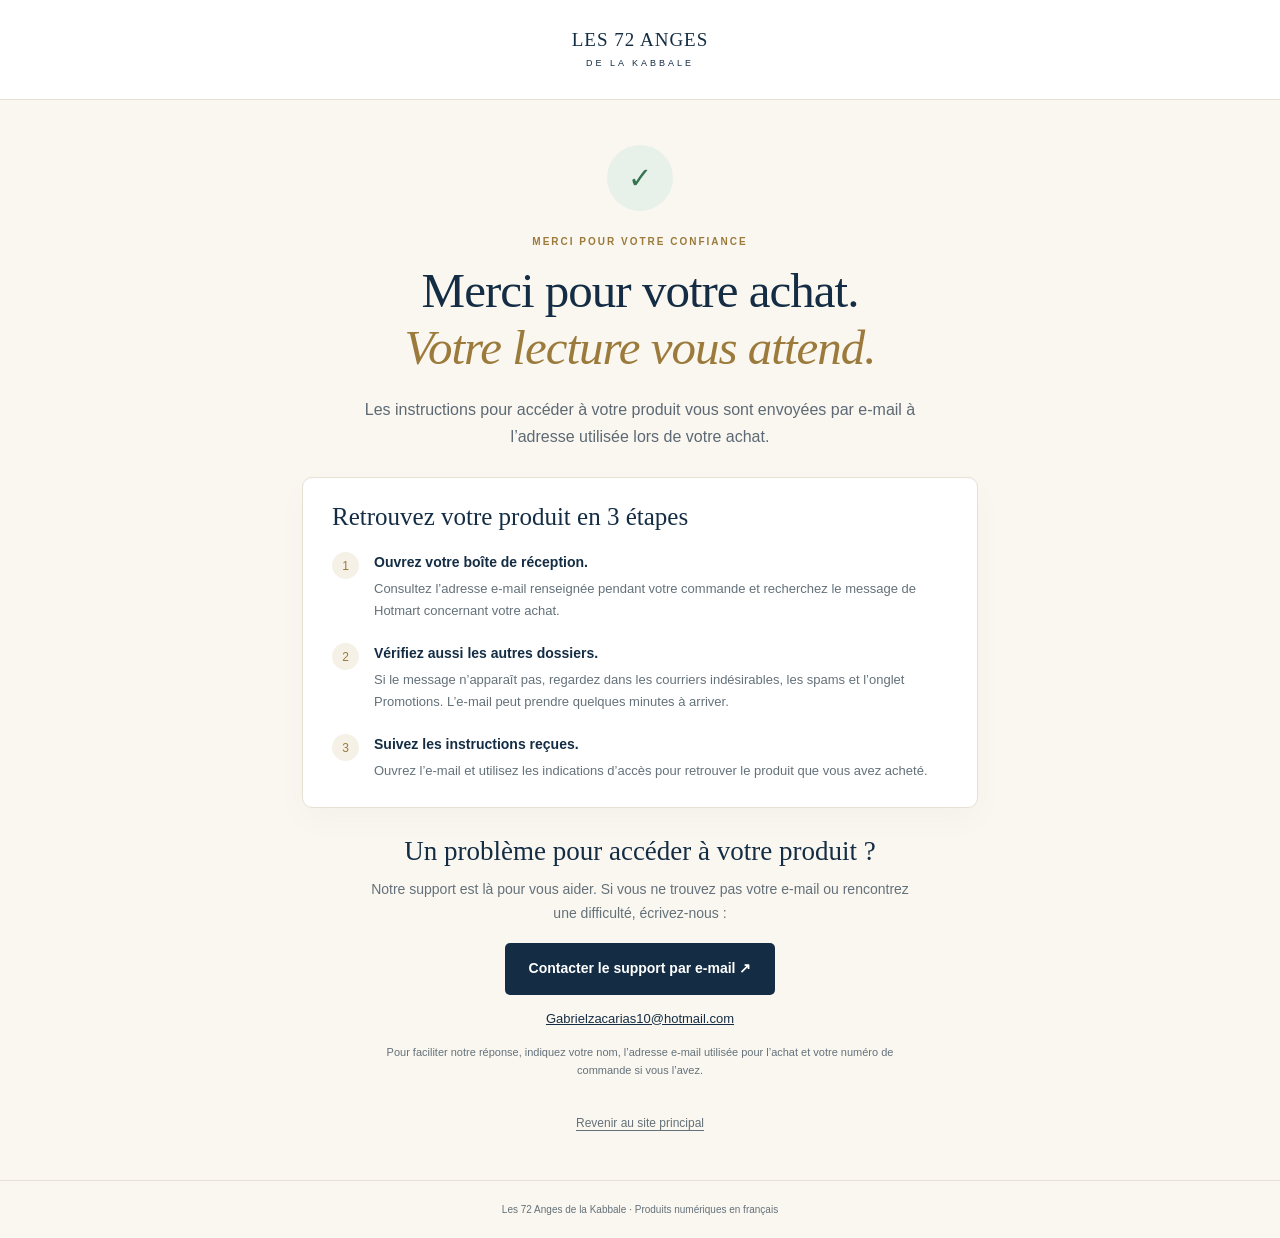
<file: obrigado/index.html>
<!doctype html><html lang="fr"><head><meta charset="utf-8"><meta name="viewport" content="width=device-width,initial-scale=1"><meta name="robots" content="noindex,nofollow"><meta name="theme-color" content="#142d44"><title>Merci pour votre achat · Les 72 Anges de la Kabbale</title><link rel="icon" href="/favicon.svg"><style>
*{box-sizing:border-box}body{margin:0;background:#faf7f0;color:#142d44;font:16px/1.7 Arial,sans-serif}header{padding:27px 24px;text-align:center;border-bottom:1px solid #e7e1d5;background:white}.brand{font:19px Georgia,serif;letter-spacing:1px;color:inherit;text-decoration:none}.brand span{display:block;font:9px/2 Arial,sans-serif;letter-spacing:3px}main{max-width:720px;margin:45px auto;padding:0 22px;text-align:center}.check{margin:auto auto 22px;background:#e7f1e9;color:#367351;width:66px;height:66px;border-radius:50%;display:grid;place-items:center;font-size:29px}.eyebrow{font-size:10px;font-weight:bold;letter-spacing:2px;color:#9b7a3b}h1{font:clamp(34px,6vw,49px)/1.15 Georgia,serif;letter-spacing:-1px;margin:13px 0 20px}h1 em{color:#9b7a3b;font-weight:normal}.lead{color:#5d6974;max-width:570px;margin:0 auto 27px;font-size:16px}.instructions{text-align:left;background:white;border:1px solid #e7e1d5;border-radius:10px;padding:25px 29px;box-shadow:0 12px 35px #142d4407}.instructions h2{font:25px Georgia,serif;margin:0 0 20px}.instructions ol{list-style:none;padding:0;margin:0;counter-reset:steps}.instructions li{counter-increment:steps;position:relative;padding-left:42px;margin-bottom:20px}.instructions li:last-child{margin-bottom:0}.instructions li:before{content:counter(steps);position:absolute;left:0;top:1px;width:27px;height:27px;border-radius:50%;background:#f6f1e7;color:#9b7a3b;display:grid;place-items:center;font-size:12px}.instructions strong{display:block;font-size:14px}.instructions p{font-size:13px;color:#64717a;margin:3px 0 0}.support{margin:28px 0}h2{font:27px Georgia,serif;margin:0 0 11px}.support p{font-size:14px;color:#64717a;margin:0 auto 17px;max-width:540px}.button{display:inline-block;background:#142d44;color:white;text-decoration:none;font-size:14px;font-weight:bold;padding:14px 24px;border-radius:5px}.button:hover{background:#244861}.email{display:block;color:#142d44;font-size:13px;overflow-wrap:anywhere;margin:13px 0}.note{font-size:11px!important;max-width:510px!important}.back{font-size:12px;color:#64717a;text-underline-offset:3px}footer{text-align:center;border-top:1px solid #e7e1d5;padding:20px;font-size:10px;color:#64717a}a:focus-visible{outline:3px solid #b88d37;outline-offset:5px}@media(max-width:500px){main{margin-top:30px}.instructions{padding:23px 19px}.lead{font-size:14px}.support h2{font-size:25px}.button{width:100%;font-size:13px}}
</style></head><body><header><a class="brand" href="/">LES 72 ANGES<span>DE LA KABBALE</span></a></header><main><div class="check" aria-hidden="true">✓</div><p class="eyebrow">MERCI POUR VOTRE CONFIANCE</p><h1>Merci pour votre achat.<br><em>Votre lecture vous attend.</em></h1><p class="lead">Les instructions pour accéder à votre produit vous sont envoyées par e-mail à l’adresse utilisée lors de votre achat.</p><section class="instructions" aria-labelledby="access-title"><h2 id="access-title">Retrouvez votre produit en 3 étapes</h2><ol><li><strong>Ouvrez votre boîte de réception.</strong><p>Consultez l’adresse e-mail renseignée pendant votre commande et recherchez le message de Hotmart concernant votre achat.</p></li><li><strong>Vérifiez aussi les autres dossiers.</strong><p>Si le message n’apparaît pas, regardez dans les courriers indésirables, les spams et l’onglet Promotions. L’e-mail peut prendre quelques minutes à arriver.</p></li><li><strong>Suivez les instructions reçues.</strong><p>Ouvrez l’e-mail et utilisez les indications d’accès pour retrouver le produit que vous avez acheté.</p></li></ol></section><section class="support" aria-labelledby="support-title"><h2 id="support-title">Un problème pour accéder à votre produit ?</h2><p>Notre support est là pour vous aider. Si vous ne trouvez pas votre e-mail ou rencontrez une difficulté, écrivez-nous :</p><a class="button" href="mailto:Gabrielzacarias10@hotmail.com?subject=Aide%20pour%20acc%C3%A9der%20%C3%A0%20mon%20achat">Contacter le support par e-mail ↗</a><a class="email" href="mailto:Gabrielzacarias10@hotmail.com">Gabrielzacarias10@hotmail.com</a><p class="note">Pour faciliter notre réponse, indiquez votre nom, l’adresse e-mail utilisée pour l’achat et votre numéro de commande si vous l’avez.</p></section><a class="back" href="/">Revenir au site principal</a></main><footer>Les 72 Anges de la Kabbale · Produits numériques en français</footer></body></html>
</file>
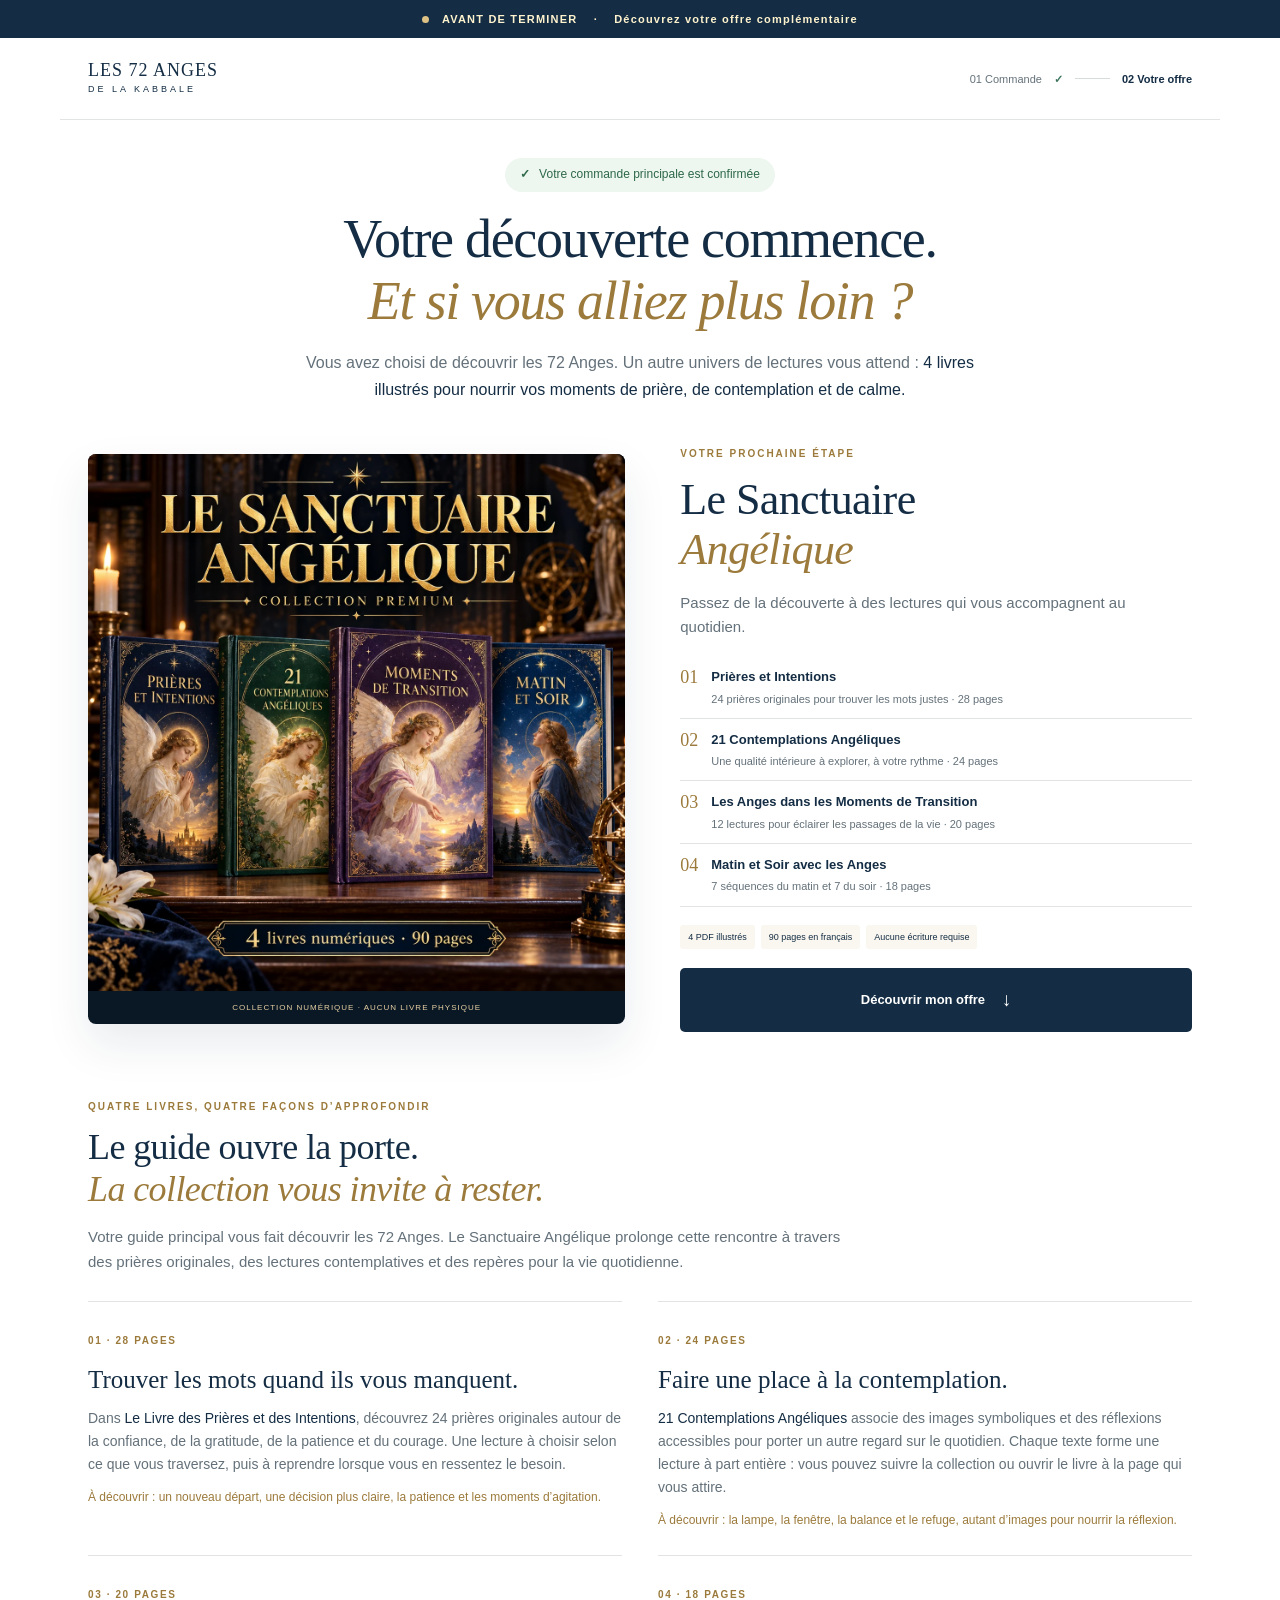
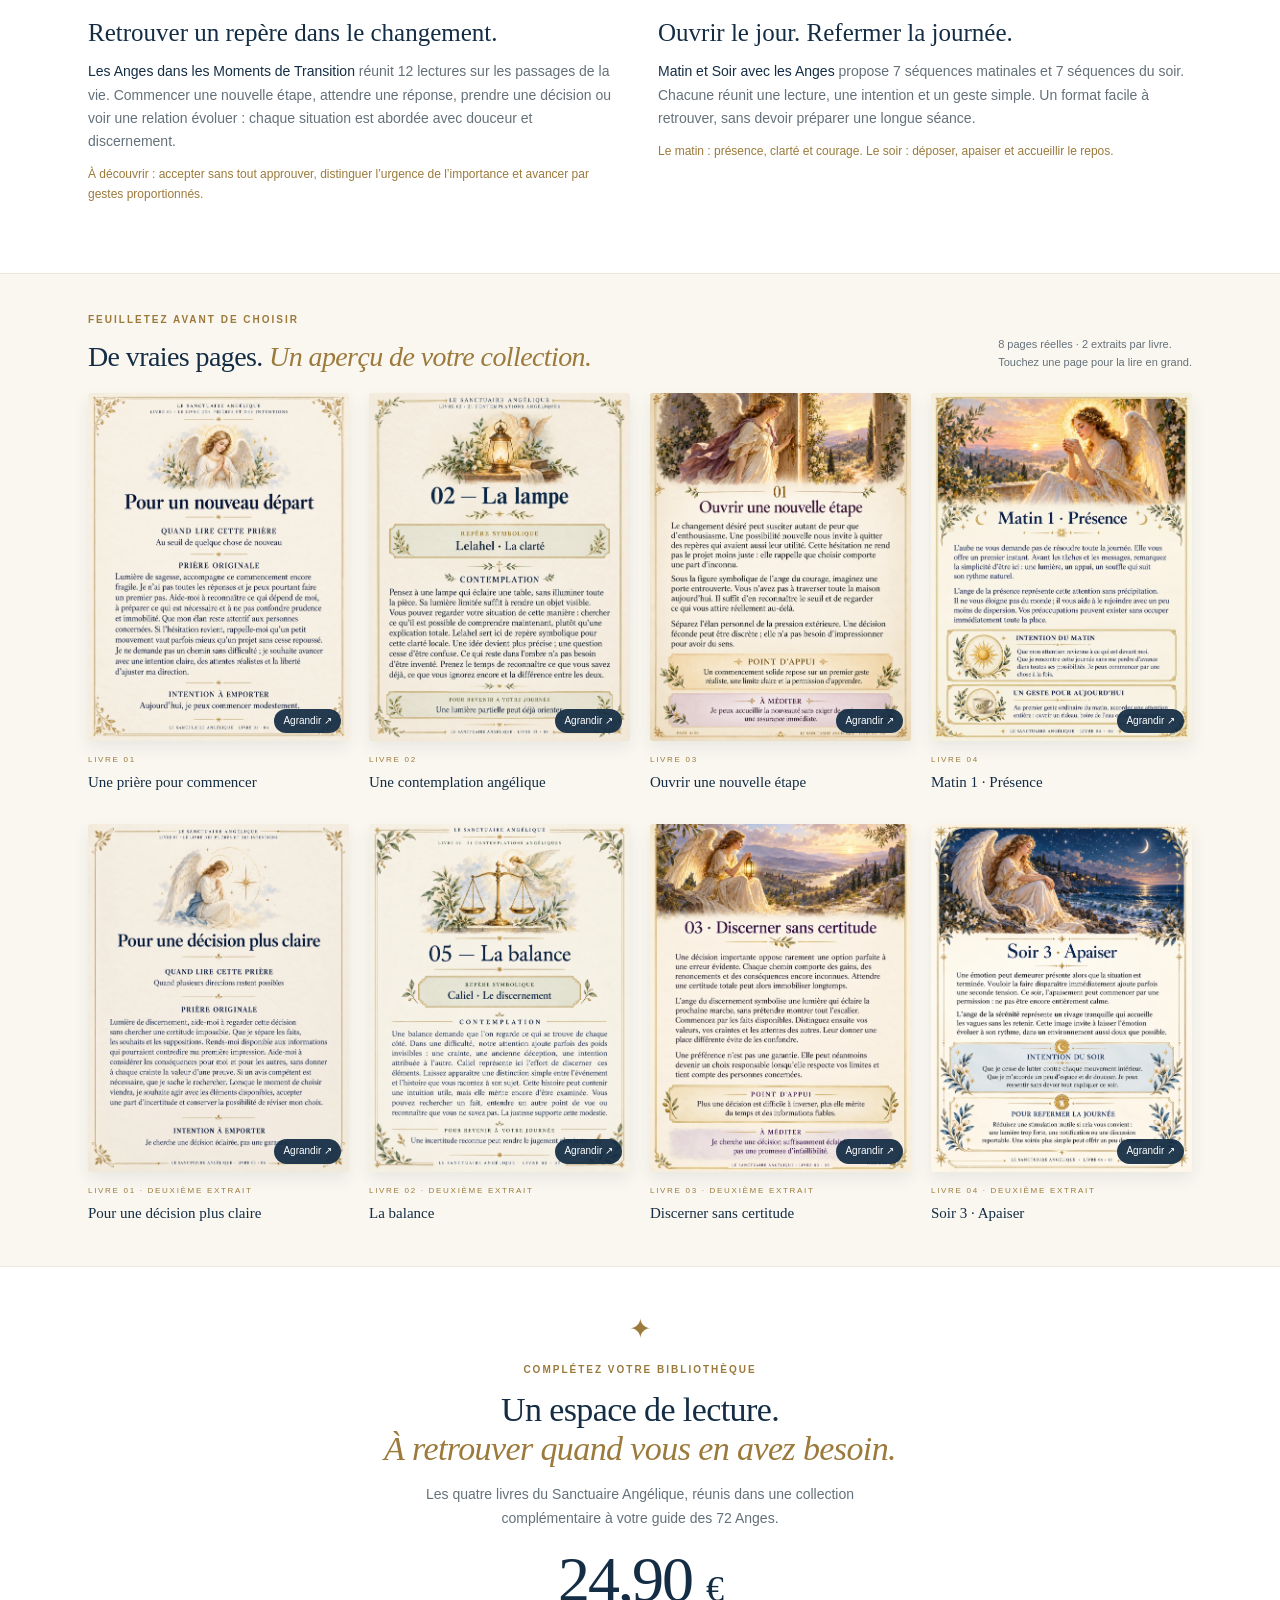
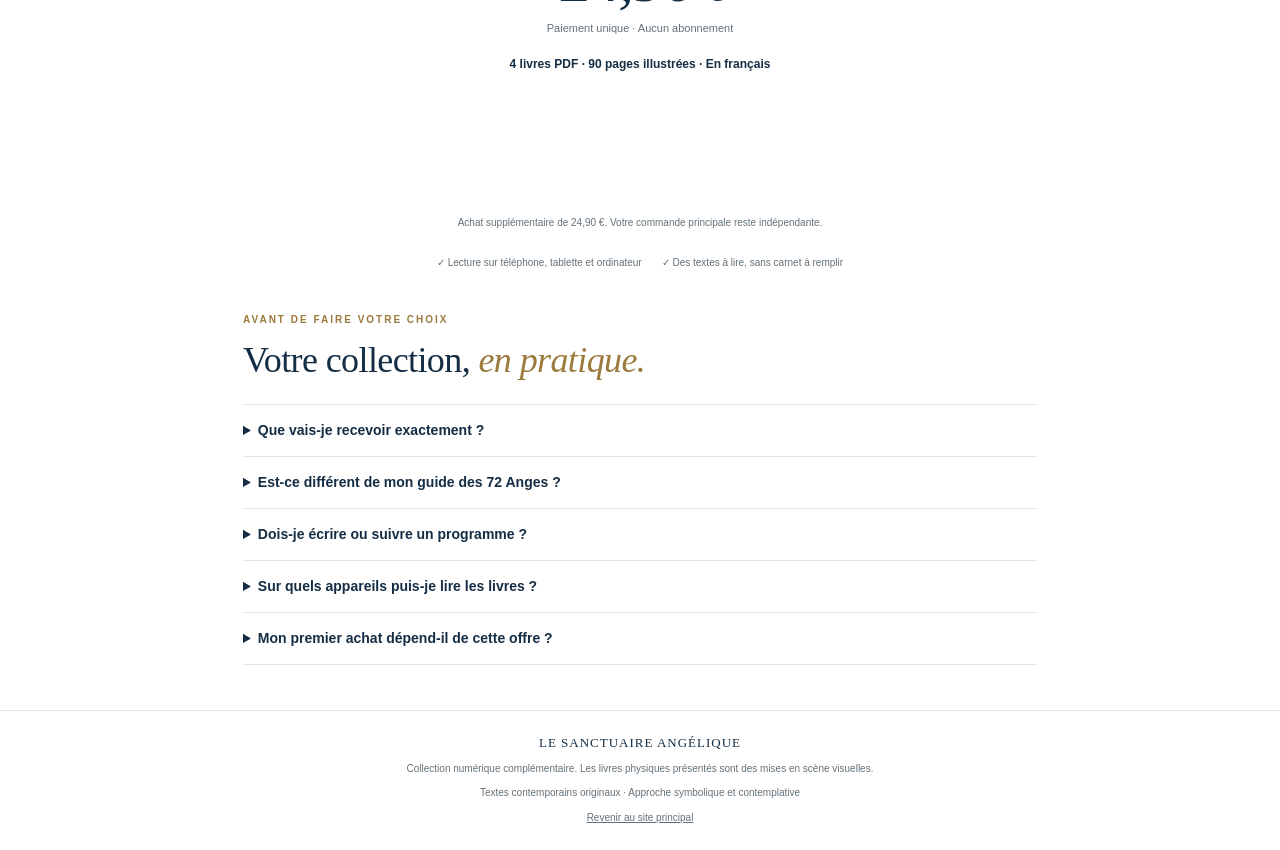
<file: upsell/index.html>
<!doctype html>
<html lang="fr"><head><meta charset="utf-8"><meta name="viewport" content="width=device-width,initial-scale=1"><meta name="robots" content="noindex,nofollow"><title>Le Sanctuaire Angélique · Votre offre complémentaire</title><meta name="description" content="Prolongez votre découverte avec quatre livres numériques illustrés, 90 pages en français. Collection complémentaire : 24,90 €."><meta name="theme-color" content="#142d44"><link rel="icon" href="/favicon.svg"><link rel="stylesheet" href="/upsell/style.css"></head>
<body><div class="offerbar"><span class="dot"></span> AVANT DE TERMINER <span class="barline">·</span> Découvrez votre offre complémentaire</div>
<header><a class="brand" href="/">LES 72 ANGES <span>DE LA KABBALE</span></a><span class="step">01 Commande <b>✓</b> <i></i> <strong>02 Votre offre</strong></span></header>
<main>
<section class="intro"><p class="approved"><span>✓</span> Votre commande principale est confirmée</p><h1>Votre découverte commence.<br><em>Et si vous alliez plus loin ?</em></h1><p class="lead">Vous avez choisi de découvrir les 72 Anges. Un autre univers de lectures vous attend : <strong>4 livres illustrés pour nourrir vos moments de prière, de contemplation et de calme.</strong></p></section>
<section class="hero" aria-labelledby="collection-title"><div class="visual"><img src="/assets/upsell/collection.webp" width="1254" height="1254" alt="Le Sanctuaire Angélique : les quatre livres de la collection premium" fetchpriority="high"><span class="format">COLLECTION NUMÉRIQUE · AUCUN LIVRE PHYSIQUE</span></div><div class="pitch"><p class="eyebrow">VOTRE PROCHAINE ÉTAPE</p><h2 id="collection-title">Le Sanctuaire<br><em>Angélique</em></h2><p class="pitchlead">Passez de la découverte à des lectures qui vous accompagnent au quotidien.</p><ul class="books"><li><span>01</span><div><strong>Prières et Intentions</strong><small>24 prières originales pour trouver les mots justes · 28 pages</small></div></li><li><span>02</span><div><strong>21 Contemplations Angéliques</strong><small>Une qualité intérieure à explorer, à votre rythme · 24 pages</small></div></li><li><span>03</span><div><strong>Les Anges dans les Moments de Transition</strong><small>12 lectures pour éclairer les passages de la vie · 20 pages</small></div></li><li><span>04</span><div><strong>Matin et Soir avec les Anges</strong><small>7 séquences du matin et 7 du soir · 18 pages</small></div></li></ul><div class="facts"><span>4 PDF illustrés</span><span>90 pages en français</span><span>Aucune écriture requise</span></div><a class="button" href="#offre">Découvrir mon offre <span>↓</span></a></div></section>
<section class="inside" aria-labelledby="inside-title"><p class="eyebrow">QUATRE LIVRES, QUATRE FAÇONS D’APPROFONDIR</p><h2 id="inside-title">Le guide ouvre la porte.<br><em>La collection vous invite à rester.</em></h2><p class="insidelead">Votre guide principal vous fait découvrir les 72 Anges. Le Sanctuaire Angélique prolonge cette rencontre à travers des prières originales, des lectures contemplatives et des repères pour la vie quotidienne.</p><div class="detailgrid"><article><span class="detailnum">01 · 28 PAGES</span><h3>Trouver les mots quand ils vous manquent.</h3><p>Dans <strong>Le Livre des Prières et des Intentions</strong>, découvrez 24 prières originales autour de la confiance, de la gratitude, de la patience et du courage. Une lecture à choisir selon ce que vous traversez, puis à reprendre lorsque vous en ressentez le besoin.</p><p class="topics">À découvrir : un nouveau départ, une décision plus claire, la patience et les moments d’agitation.</p></article><article><span class="detailnum">02 · 24 PAGES</span><h3>Faire une place à la contemplation.</h3><p><strong>21 Contemplations Angéliques</strong> associe des images symboliques et des réflexions accessibles pour porter un autre regard sur le quotidien. Chaque texte forme une lecture à part entière : vous pouvez suivre la collection ou ouvrir le livre à la page qui vous attire.</p><p class="topics">À découvrir : la lampe, la fenêtre, la balance et le refuge, autant d’images pour nourrir la réflexion.</p></article><article><span class="detailnum">03 · 20 PAGES</span><h3>Retrouver un repère dans le changement.</h3><p><strong>Les Anges dans les Moments de Transition</strong> réunit 12 lectures sur les passages de la vie. Commencer une nouvelle étape, attendre une réponse, prendre une décision ou voir une relation évoluer : chaque situation est abordée avec douceur et discernement.</p><p class="topics">À découvrir : accepter sans tout approuver, distinguer l’urgence de l’importance et avancer par gestes proportionnés.</p></article><article><span class="detailnum">04 · 18 PAGES</span><h3>Ouvrir le jour. Refermer la journée.</h3><p><strong>Matin et Soir avec les Anges</strong> propose 7 séquences matinales et 7 séquences du soir. Chacune réunit une lecture, une intention et un geste simple. Un format facile à retrouver, sans devoir préparer une longue séance.</p><p class="topics">Le matin : présence, clarté et courage. Le soir : déposer, apaiser et accueillir le repos.</p></article></div></section>
<section class="samples" aria-labelledby="samples-title"><div class="sectionhead"><div><p class="eyebrow">FEUILLETEZ AVANT DE CHOISIR</p><h2 id="samples-title">De vraies pages. <em>Un aperçu de votre collection.</em></h2></div><p>8 pages réelles · 2 extraits par livre.<br>Touchez une page pour la lire en grand.</p></div><div class="samplegrid">
<button class="sample" data-sample="1" aria-label="Agrandir : Une prière pour commencer"><div class="sheet"><img src="/assets/upsell/sample-1.webp" width="1086" height="1448" loading="lazy" alt="Extrait réel du livre 1 : Une prière pour commencer"><span class="zoom">Agrandir ↗</span></div><span class="samplelabel">LIVRE 01</span><strong>Une prière pour commencer</strong></button><button class="sample" data-sample="2" aria-label="Agrandir : Une contemplation angélique"><div class="sheet"><img src="/assets/upsell/sample-2.webp" width="1086" height="1448" loading="lazy" alt="Extrait réel du livre 2 : Une contemplation angélique"><span class="zoom">Agrandir ↗</span></div><span class="samplelabel">LIVRE 02</span><strong>Une contemplation angélique</strong></button><button class="sample" data-sample="3" aria-label="Agrandir : Ouvrir une nouvelle étape"><div class="sheet"><img src="/assets/upsell/sample-3.webp" width="1086" height="1448" loading="lazy" alt="Extrait réel du livre 3 : Ouvrir une nouvelle étape"><span class="zoom">Agrandir ↗</span></div><span class="samplelabel">LIVRE 03</span><strong>Ouvrir une nouvelle étape</strong></button><button class="sample" data-sample="4" aria-label="Agrandir : Matin 1 · Présence"><div class="sheet"><img src="/assets/upsell/sample-4.webp" width="1086" height="1448" loading="lazy" alt="Extrait réel du livre 4 : Matin 1 · Présence"><span class="zoom">Agrandir ↗</span></div><span class="samplelabel">LIVRE 04</span><strong>Matin 1 · Présence</strong></button>
<button class="sample" data-sample="5" aria-label="Agrandir : Pour une décision plus claire"><div class="sheet"><img src="/assets/upsell/sample-5.webp" width="1086" height="1448" loading="lazy" alt="Extrait réel du livre 1 : Pour une décision plus claire"><span class="zoom">Agrandir ↗</span></div><span class="samplelabel">LIVRE 01 · DEUXIÈME EXTRAIT</span><strong>Pour une décision plus claire</strong></button><button class="sample" data-sample="6" aria-label="Agrandir : La balance"><div class="sheet"><img src="/assets/upsell/sample-6.webp" width="1086" height="1448" loading="lazy" alt="Extrait réel du livre 2 : La balance"><span class="zoom">Agrandir ↗</span></div><span class="samplelabel">LIVRE 02 · DEUXIÈME EXTRAIT</span><strong>La balance</strong></button><button class="sample" data-sample="7" aria-label="Agrandir : Discerner sans certitude"><div class="sheet"><img src="/assets/upsell/sample-7.webp" width="1086" height="1448" loading="lazy" alt="Extrait réel du livre 3 : Discerner sans certitude"><span class="zoom">Agrandir ↗</span></div><span class="samplelabel">LIVRE 03 · DEUXIÈME EXTRAIT</span><strong>Discerner sans certitude</strong></button><button class="sample" data-sample="8" aria-label="Agrandir : Soir 3 · Apaiser"><div class="sheet"><img src="/assets/upsell/sample-8.webp" width="1086" height="1448" loading="lazy" alt="Extrait réel du livre 4 : Soir 3 · Apaiser"><span class="zoom">Agrandir ↗</span></div><span class="samplelabel">LIVRE 04 · DEUXIÈME EXTRAIT</span><strong>Soir 3 · Apaiser</strong></button></div></section>
<section class="checkout" id="offre" aria-labelledby="offer-title"><div class="seal">✦</div><p class="eyebrow">COMPLÉTEZ VOTRE BIBLIOTHÈQUE</p><h2 id="offer-title">Un espace de lecture.<br><em>À retrouver quand vous en avez besoin.</em></h2><p class="offertext">Les quatre livres du Sanctuaire Angélique, réunis dans une collection complémentaire à votre guide des 72 Anges.</p><div class="price"><strong>24,90 <span>€</span></strong><p>Paiement unique · Aucun abonnement</p></div><p class="include">4 livres PDF · 90 pages illustrées · En français</p><!-- HOTMART - Sales Funnel Widget -->
<div id="hotmart-sales-funnel"></div>
<script src="https://checkout.hotmart.com/lib/hotmart-checkout-elements.js"></script>
<script>
checkoutElements.init('salesFunnel').mount('#hotmart-sales-funnel')
</script>
<!-- HOTMART - Sales Funnel Widget --><p class="additional">Achat supplémentaire de 24,90 €. Votre commande principale reste indépendante.</p><div class="reassurance"><span>✓ Lecture sur téléphone, tablette et ordinateur</span><span>✓ Des textes à lire, sans carnet à remplir</span></div></section>
<section class="questions" aria-labelledby="questions-title"><p class="eyebrow">AVANT DE FAIRE VOTRE CHOIX</p><h2 id="questions-title">Votre collection, <em>en pratique.</em></h2><details><summary>Que vais-je recevoir exactement ?</summary><p>Quatre livres numériques distincts au format PDF, soit 90 pages au total : 28 pages de prières et d’intentions, 24 pages de contemplations, 20 pages sur les transitions et 18 pages pour le matin et le soir. Les huit extraits présentés ici proviennent de ces livres.</p></details><details><summary>Est-ce différent de mon guide des 72 Anges ?</summary><p>Oui. Cette collection est un complément de lecture : elle développe des prières contemporaines, des contemplations et des réflexions sur les situations du quotidien. Votre guide principal reste un produit distinct, consacré à la découverte des 72 Anges.</p></details><details><summary>Dois-je écrire ou suivre un programme ?</summary><p>Non. Aucun carnet à compléter et aucun exercice d’écriture ne sont nécessaires. Vous pouvez lire dans l’ordre, choisir un thème ou revenir à une intention. Les séquences du matin et du soir proposent un rythme possible, sans obligation de calendrier.</p></details><details><summary>Sur quels appareils puis-je lire les livres ?</summary><p>Les PDF se consultent sur téléphone, tablette et ordinateur avec une application de lecture PDF. Vous pouvez aussi les imprimer pour votre usage personnel. Il s’agit de fichiers numériques ; aucun livre physique n’est expédié.</p></details><details><summary>Mon premier achat dépend-il de cette offre ?</summary><p>Non. La collection premium est un achat complémentaire facultatif de 24,90 €, en paiement unique. Que vous acceptiez ou refusiez cette offre, votre commande principale reste indépendante.</p></details></section></main><footer><span class="brand">LE SANCTUAIRE ANGÉLIQUE</span><p>Collection numérique complémentaire. Les livres physiques présentés sont des mises en scène visuelles.</p><p>Textes contemporains originaux · Approche symbolique et contemplative</p><a href="/">Revenir au site principal</a></footer>
<dialog id="reader" aria-labelledby="reader-title"><div class="readerhead"><strong id="reader-title">Aperçu de la collection</strong><button id="close-reader" aria-label="Fermer l’aperçu">Fermer ×</button></div><img id="reader-image" alt=""><p class="readerhint">Extrait réel du PDF · Faites défiler pour lire la page entière.</p></dialog><script src="/upsell/app.js"></script></body></html>
</file>
<file: upsell/style.css>
:root{--ink:#142d44;--gold:#9b7a3b;--cream:#faf7f0;--muted:#64717a;--line:#e2e4e3}*{box-sizing:border-box}html{scroll-behavior:smooth;scroll-padding-top:65px}body{margin:0;background:#fff;color:var(--ink);font:16px/1.65 Arial,sans-serif}a{color:inherit;text-decoration:none}button{font:inherit;cursor:pointer}button:focus-visible,a:focus-visible{outline:3px solid #b88d37;outline-offset:5px}.offerbar{position:sticky;top:0;z-index:10;background:var(--ink);color:#fff3ce;text-align:center;padding:10px 18px;font-size:11px;letter-spacing:1.2px;font-weight:700}.dot{display:inline-block;background:#dec285;width:7px;height:7px;border-radius:50%;margin-right:9px}.barline{margin:0 12px}header{max-width:1160px;margin:auto;padding:22px 28px;display:flex;justify-content:space-between;align-items:center;border-bottom:1px solid var(--line)}.brand{font:18px Georgia,serif;letter-spacing:1px}.brand span{display:block;font:9px/1.8 Arial,sans-serif;letter-spacing:3px}.step{display:flex;align-items:center;gap:12px;font-size:11px;color:var(--muted)}.step b{color:#38735a}.step i{display:block;width:35px;border-top:1px solid #d6dcd9}.step strong{color:var(--ink)}.intro{text-align:center;max-width:850px;margin:auto;padding:38px 25px 25px}.approved{display:inline-flex;align-items:center;gap:9px;background:#edf6ef;color:#2e6848;border-radius:30px;font-size:12px;padding:7px 15px;margin:0 0 17px}.approved span{font-weight:bold}h1,h2,p{margin-top:0}h1{font:clamp(33px,4.3vw,54px)/1.14 Georgia,serif;letter-spacing:-1.3px;margin-bottom:18px}em{font-weight:400;color:var(--gold)}.lead{max-width:700px;margin:0 auto;color:var(--muted);font-size:16px}.lead strong{font-weight:400;color:var(--ink)}.hero{max-width:1160px;margin:auto;padding:18px 28px 45px;display:grid;grid-template-columns:1.05fr 1fr;gap:55px;align-items:center}.visual{overflow:hidden;border-radius:8px;background:#0a1725;box-shadow:0 20px 45px #142d4418}.visual img{display:block;width:100%;height:auto}.format{display:block;text-align:center;font-size:8px;letter-spacing:1px;color:#e7d1a3;padding:10px}.eyebrow{font-size:10px;letter-spacing:2px;color:var(--gold);font-weight:700;margin:0 0 12px}h2{font:36px/1.15 Georgia,serif;letter-spacing:-.6px;margin-bottom:15px}.pitch h2{font-size:44px}.pitchlead{font-size:15px;color:var(--muted);margin-bottom:16px}.books{list-style:none;padding:0;margin:0 0 18px}.books li{display:flex;gap:13px;border-bottom:1px solid var(--line);padding:10px 0}.books li>span{font:18px Georgia,serif;color:var(--gold);padding-top:1px}.books strong{font-size:13px;display:block}.books small{display:block;color:var(--muted);font-size:11px;margin-top:2px}.facts{display:flex;gap:6px;flex-wrap:wrap;margin-bottom:19px}.facts span{background:var(--cream);font-size:9px;padding:5px 8px;border-radius:3px}.button{display:flex;align-items:center;justify-content:center;gap:17px;background:var(--ink);color:white;border:0;border-radius:5px;padding:16px 22px;text-align:center;font-size:13px;font-weight:bold;transition:background .2s,transform .2s}.button:hover{background:#244861;transform:translateY(-1px)}.button span{font-size:19px}.samples{background:var(--cream);padding:38px max(28px,calc((100vw - 1104px)/2)) 40px;border-block:1px solid #eee7d9}.sectionhead{display:flex;gap:20px;justify-content:space-between;align-items:end}.sectionhead h2{font-size:28px;max-width:600px;margin-bottom:20px}.sectionhead>p{font-size:11px;color:var(--muted);margin-bottom:22px}.samplegrid{display:grid;grid-template-columns:repeat(4,1fr);gap:20px}.sample{border:0;padding:0;background:none;text-align:left;color:var(--ink)}.sheet{position:relative;box-shadow:0 7px 16px #142d4414;overflow:hidden;border-radius:3px}.sheet img{display:block;width:100%;height:auto;transition:transform .3s}.sample:hover img{transform:scale(1.025)}.zoom{position:absolute;right:8px;bottom:8px;background:#142d44ed;color:#fff;padding:4px 9px;font-size:10px;border-radius:20px}.samplelabel{font-size:8px;color:var(--gold);letter-spacing:1.7px;display:block;margin:12px 0 3px}.sample>strong{font:15px Georgia,serif}.checkout{max-width:730px;margin:0 auto;padding:40px 28px;text-align:center}.seal{color:var(--gold);font-size:27px;margin-bottom:10px}.checkout h2{font-size:34px}.offertext{color:var(--muted);font-size:14px;max-width:530px;margin:0 auto 18px}.price strong{font:64px/1 Georgia,serif;letter-spacing:-2px}.price strong span{font-size:36px}.price p{font-size:11px;color:var(--muted);margin:7px 0 18px}.include{font-size:12px;font-weight:700}.purchase{width:100%;max-width:510px;margin:auto;background:#367351}.purchase:hover{background:#295e41}.additional{font-size:10px;max-width:500px;margin:10px auto;color:var(--muted)}.decline{border:0;border-bottom:1px solid #bec5c9;background:none;color:var(--muted);font-size:11px;margin-top:15px;padding:4px 0}.reassurance{display:flex;flex-wrap:wrap;gap:7px 20px;justify-content:center;font-size:10px;color:var(--muted);margin-top:24px}.checkout-notice,.declined{font-size:13px;background:#f5f2e9;padding:16px;border-radius:5px;margin:15px auto 0;max-width:510px}.declined p{margin:6px 0 0}footer{text-align:center;border-top:1px solid var(--line);padding:24px;color:var(--muted);font-size:10px}footer .brand{font-size:13px;color:var(--ink)}footer p{margin:8px 0}footer a{text-decoration:underline}dialog{border:0;border-radius:8px;padding:0;max-width:min(820px,95vw);max-height:94dvh;overflow:auto;background:#fff;box-shadow:0 15px 90px #0006}dialog::backdrop{background:#071624dd}.readerhead{position:sticky;top:0;display:flex;justify-content:space-between;gap:15px;align-items:center;background:#fff;padding:13px 18px;z-index:1;font-size:12px}.readerhead button{border:1px solid #dde2e5;border-radius:4px;background:#fff;padding:6px 10px;color:var(--ink);font-size:12px}dialog>img{display:block;width:100%;height:auto}.readerhint{text-align:center;font-size:10px;color:var(--muted);padding:10px;margin:0}[hidden]{display:none!important}body.modal-open{overflow:hidden}@media(max-width:700px){.offerbar{font-size:9px;letter-spacing:.5px;padding:9px 12px}.barline{margin:0 5px}header{padding:17px 20px}.brand{font-size:15px}.step{font-size:9px;gap:6px}.step i{width:15px}.intro{padding:27px 21px 21px}h1{letter-spacing:-.8px}.lead{font-size:14px}.hero{grid-template-columns:1fr;gap:26px;padding:5px 21px 30px}.visual{max-width:480px;margin:auto}.pitch h2{font-size:36px}.pitch h2 br{display:none}.books li{padding:11px 0}.books strong{font-size:14px}.books small{font-size:12px}.facts span{font-size:10px}.samples{padding:29px 21px}.sectionhead{display:block}.sectionhead h2{font-size:27px;margin-bottom:12px}.sectionhead>p{margin-bottom:18px}.samplegrid{grid-template-columns:repeat(2,1fr);gap:22px 14px}.sample>strong{font-size:14px}.checkout{padding:30px 21px}.checkout h2{font-size:29px}.purchase{font-size:12px;padding:16px 11px}.reassurance{display:grid;gap:5px}.readerhead{font-size:10px;padding:10px}footer{padding-bottom:25px}}@media(prefers-reduced-motion:reduce){html{scroll-behavior:auto}*{transition:none!important}}

.inside{max-width:1160px;margin:auto;padding:22px 28px 45px}.inside>h2{max-width:700px}.insidelead{color:var(--muted);max-width:780px;font-size:15px;margin-bottom:27px}.detailgrid{display:grid;grid-template-columns:1fr 1fr;gap:0 36px}.detailgrid article{padding:24px 0;border-top:1px solid var(--line)}.detailnum{font-size:10px;letter-spacing:1.6px;color:var(--gold);font-weight:700}.detailgrid h3{font:25px/1.2 Georgia,serif;margin:12px 0}.detailgrid p{font-size:14px;color:var(--muted);margin:0 0 12px}.detailgrid p strong{color:var(--ink);font-weight:400}.detailgrid .topics{font-size:12px;color:var(--gold);margin:0}.samplegrid{row-gap:28px}.questions{max-width:850px;margin:auto;padding:0 28px 45px}.questions h2{margin-bottom:23px}.questions details{border-top:1px solid var(--line);padding:15px 0}.questions details:last-child{border-bottom:1px solid var(--line)}.questions summary{cursor:pointer;font-size:14px;font-weight:700;line-height:1.5}.questions details p{font-size:13px;color:var(--muted);margin:12px 0 0;max-width:710px}@media(max-width:700px){.inside{padding:0 21px 28px}.inside>h2{font-size:29px}.insidelead{font-size:14px}.detailgrid{grid-template-columns:1fr}.detailgrid article{padding:21px 0}.detailgrid h3{font-size:25px}.questions{padding:0 21px 32px}.questions h2{font-size:29px}.questions summary{font-size:13px}.sectionhead>p{line-height:1.7}}

#hotmart-sales-funnel{width:100%;max-width:560px;min-height:110px;margin:20px auto 0}#hotmart-sales-funnel iframe{max-width:100%}
</file>
